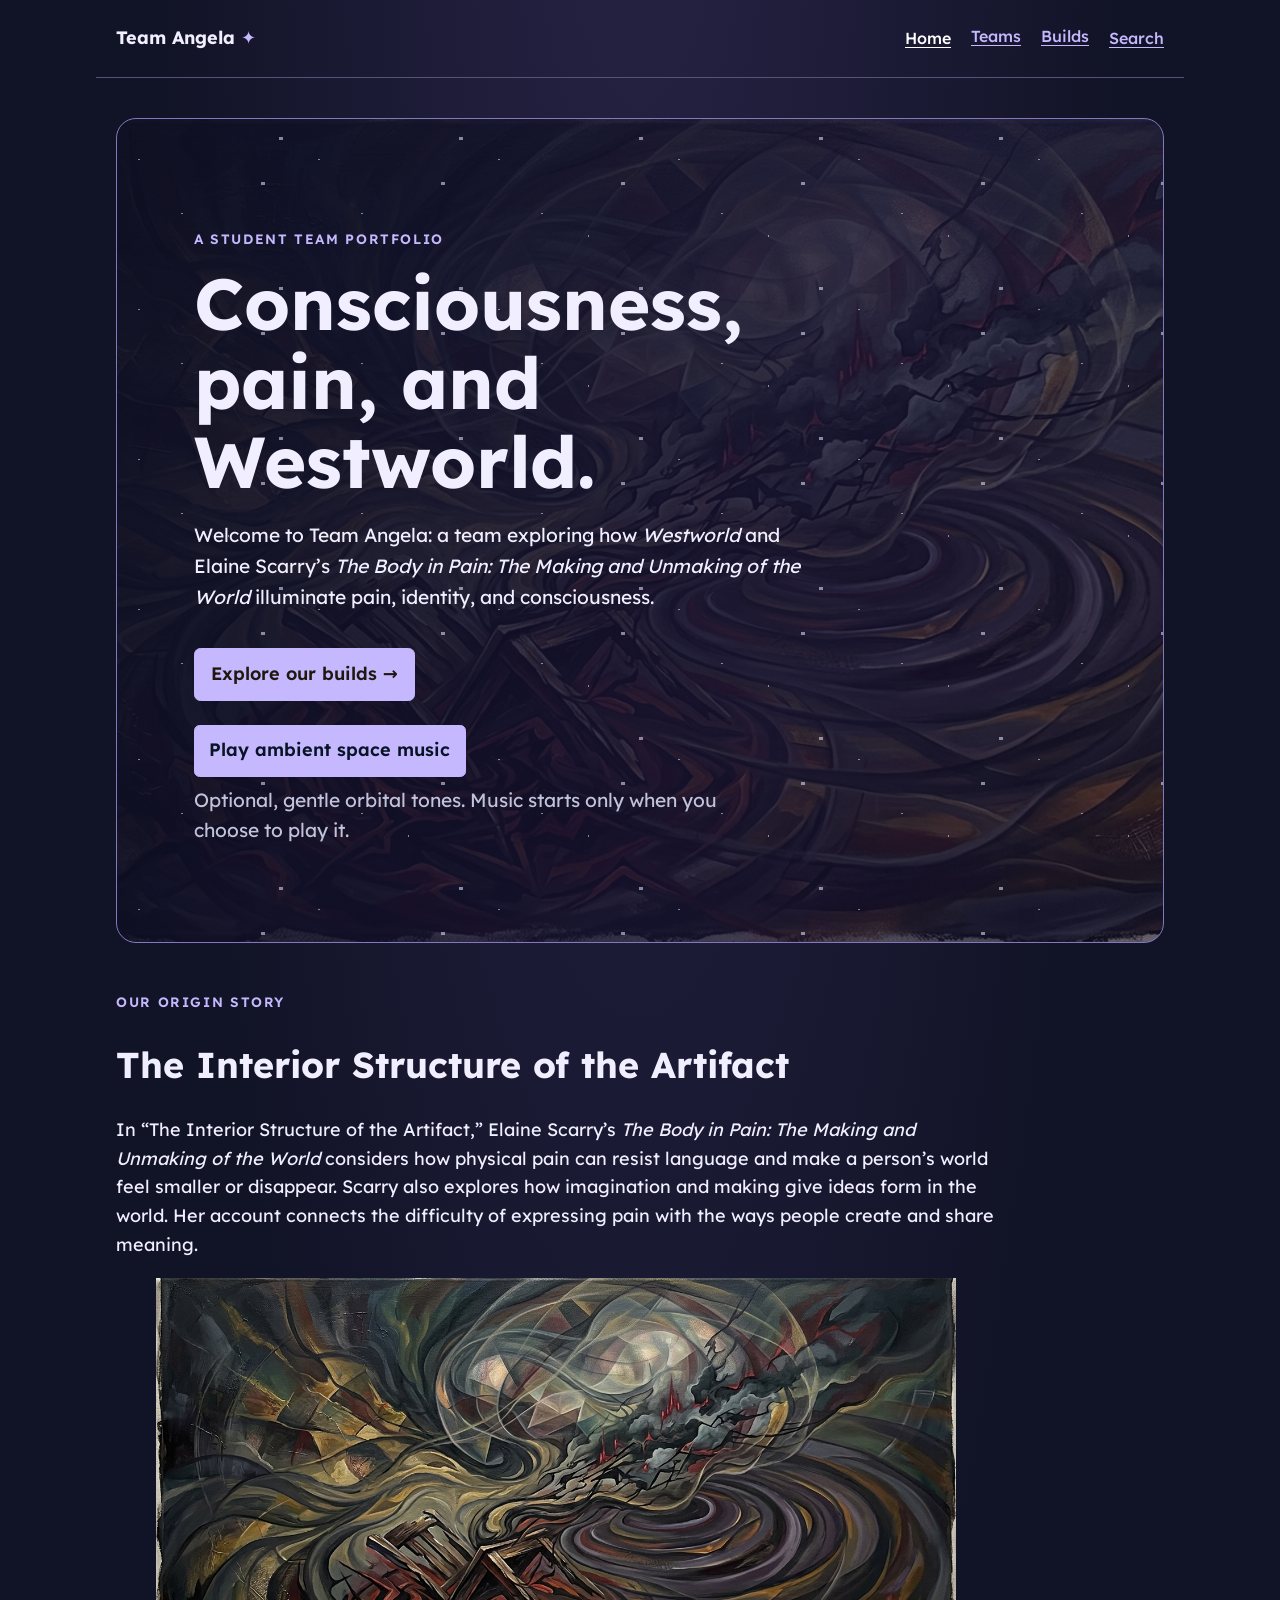
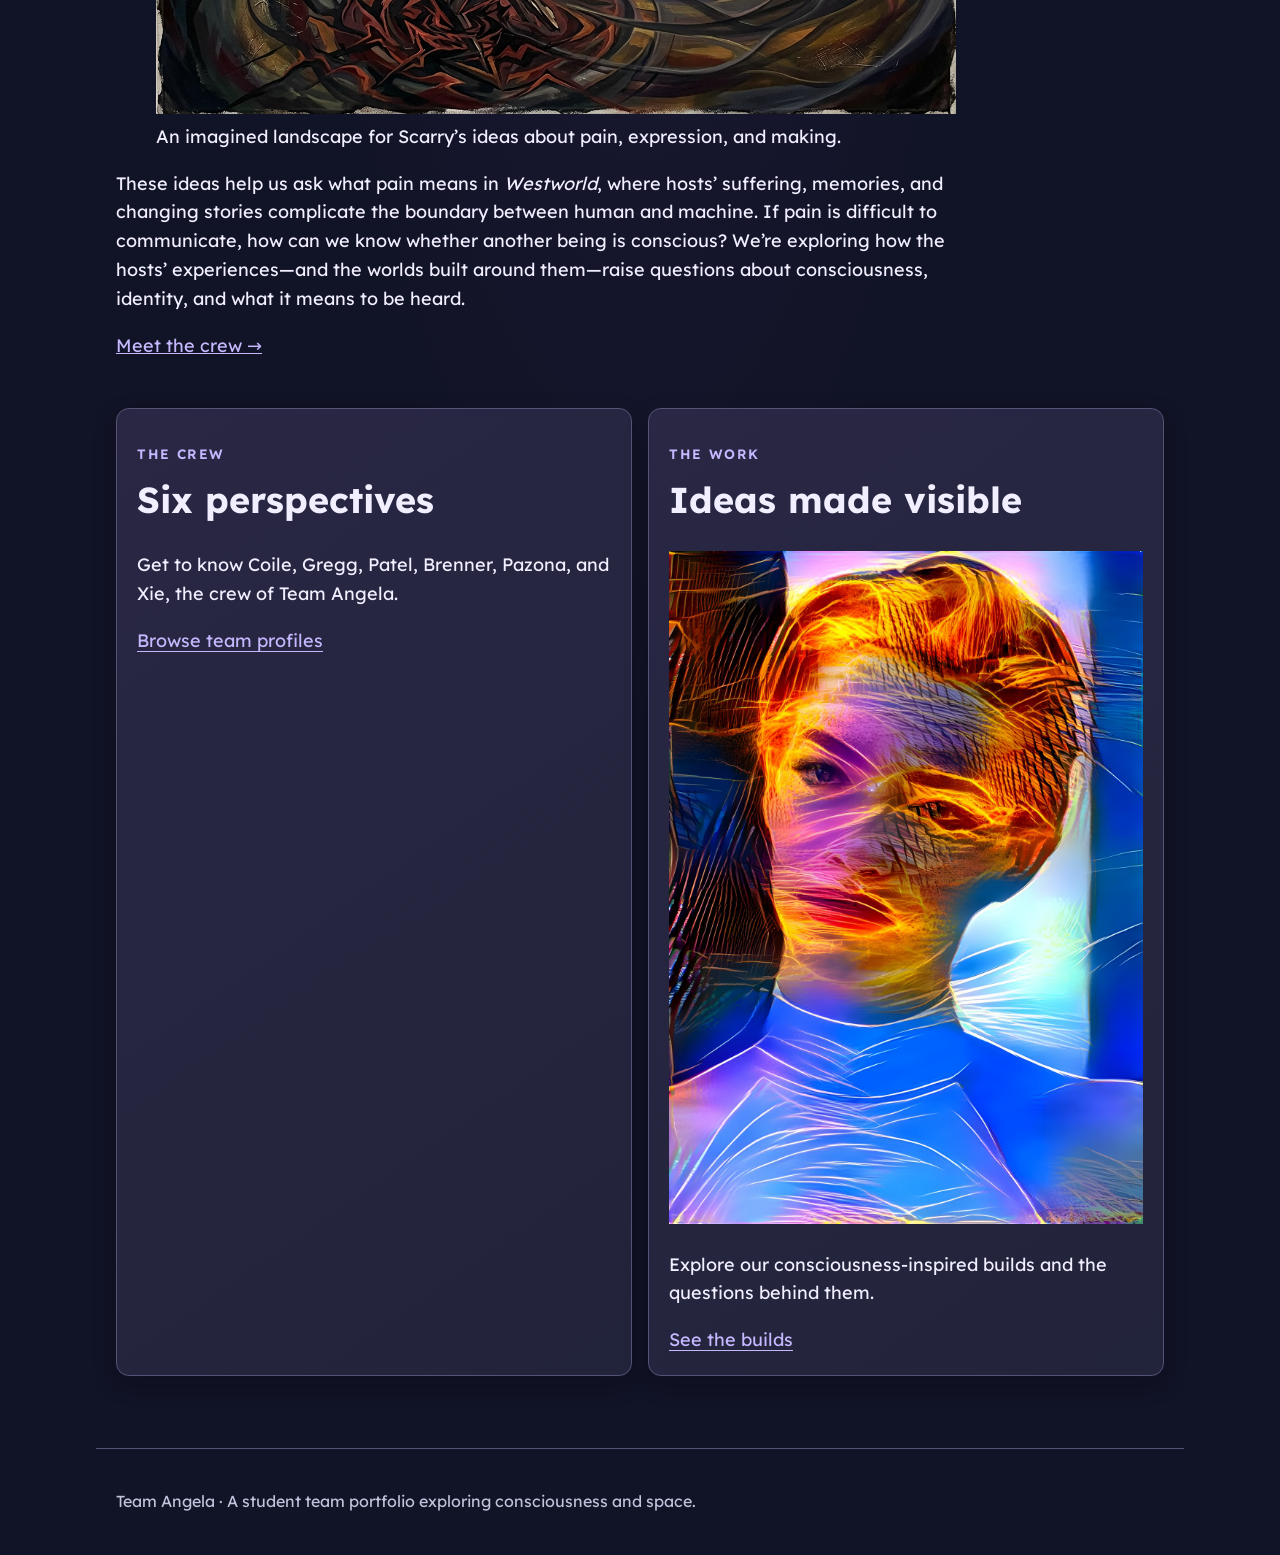
<file: index.html>
<!DOCTYPE html>
<html lang="en">
<head>
  <meta charset="utf-8">
  <meta name="viewport" content="width=device-width, initial-scale=1">
  <link rel="preconnect" href="https://fonts.googleapis.com">
  <link rel="preconnect" href="https://fonts.gstatic.com" crossorigin>
  <link href="https://fonts.googleapis.com/css2?family=Lexend:wght@400;500;600;700&display=swap" rel="stylesheet">
  <title>Team Angela — Consciousness, Space &amp; Builds</title>
  <link rel="stylesheet" href="styles.css">
</head>
<body>
  <a class="skip-link" href="#main">Skip to main content</a>

  <header class="site-header">
    <p class="site-title"><a href="index.html">Team Angela <span aria-hidden="true">✦</span></a></p>
    <nav aria-label="Main">
      <ul>
        <li><a href="index.html" aria-current="page">Home</a></li>
        <li class="team-menu"><a href="teams.html">Teams</a><ul aria-label="Team profiles">
          <li><a href="team/coile.html">Coile</a></li>
          <li><a href="team/gregg.html">Gregg</a></li>
          <li><a href="team/patel.html">Patel</a></li>
          <li><a href="team/brenner.html">Brenner</a></li>
          <li><a href="team/pazona.html">Pazona</a></li>
          <li><a href="team/xie.html">Xie</a></li>
        </ul></li>
        <li class="build-menu"><a href="builds.html">Builds</a><ul aria-label="Build pages">
          <li><a href="conclusion.html">Conclusion</a></li>
        </ul></li>
        <li><a href="search.html">Search</a></li>
      </ul>
    </nav>
  </header>

  <main id="main">
    <section class="hero" aria-labelledby="hero-title">
      <p class="eyebrow">A student team portfolio</p>
      <h1 id="hero-title">Consciousness, pain, and Westworld.</h1>
      <p>Welcome to Team Angela: a team exploring how <em>Westworld</em> and Elaine Scarry’s <em>The Body in Pain: The Making and Unmaking of the World</em> illuminate pain, identity, and consciousness.</p>
      <a class="button-link" href="builds.html">Explore our builds <span aria-hidden="true">→</span></a>
      <div class="music-player">
        <button class="music-toggle" id="music-toggle" type="button" aria-pressed="false">Play ambient space music</button>
        <p>Optional, gentle orbital tones. Music starts only when you choose to play it.</p>
      </div>
    </section>

    <section class="intro" aria-labelledby="about-title">
      <p class="eyebrow">Our origin story</p>
      <h2 id="about-title">The Interior Structure of the Artifact</h2>
      <p>In “The Interior Structure of the Artifact,” Elaine Scarry’s <em>The Body in Pain: The Making and Unmaking of the World</em> considers how physical pain can resist language and make a person’s world feel smaller or disappear. Scarry also explores how imagination and making give ideas form in the world. Her account connects the difficulty of expressing pain with the ways people create and share meaning.</p>
      <figure>
        <img src="images/Firefly_Gemini_Flash_Create_an_image_of_consciousness_that_illustrates_pain_being_projected_onto_the_mater_796284-3.png" alt="Abstract artwork connecting consciousness with pain projected onto matter">
        <figcaption>An imagined landscape for Scarry’s ideas about pain, expression, and making.</figcaption>
      </figure>
      <p>These ideas help us ask what pain means in <em>Westworld</em>, where hosts’ suffering, memories, and changing stories complicate the boundary between human and machine. If pain is difficult to communicate, how can we know whether another being is conscious? We’re exploring how the hosts’ experiences—and the worlds built around them—raise questions about consciousness, identity, and what it means to be heard.</p>
      <a href="teams.html">Meet the crew <span aria-hidden="true">→</span></a>
    </section>

    <section class="feature-grid" aria-label="Explore Angela">
      <article class="feature-card">
        <p class="eyebrow">The crew</p>
        <h2>Six perspectives</h2>
        <p>Get to know Coile, Gregg, Patel, Brenner, Pazona, and Xie, the crew of Team Angela.</p>
        <a href="teams.html">Browse team profiles</a>
      </article>
      <article class="feature-card">
        <p class="eyebrow">The work</p>
        <h2>Ideas made visible</h2>
        <img src="images/dream_wcy2pc1sbrr.png" alt="Dreamlike AI artwork from Team Angela’s second build">
        <p>Explore our consciousness-inspired builds and the questions behind them.</p>
        <a href="builds.html">See the builds</a>
      </article>
    </section>
  </main>

  <footer class="site-footer">
    <p>Team Angela · A student team portfolio exploring consciousness and space.</p>
  </footer>
  <script src="music.js" defer></script>
</body>
</html>
</file>
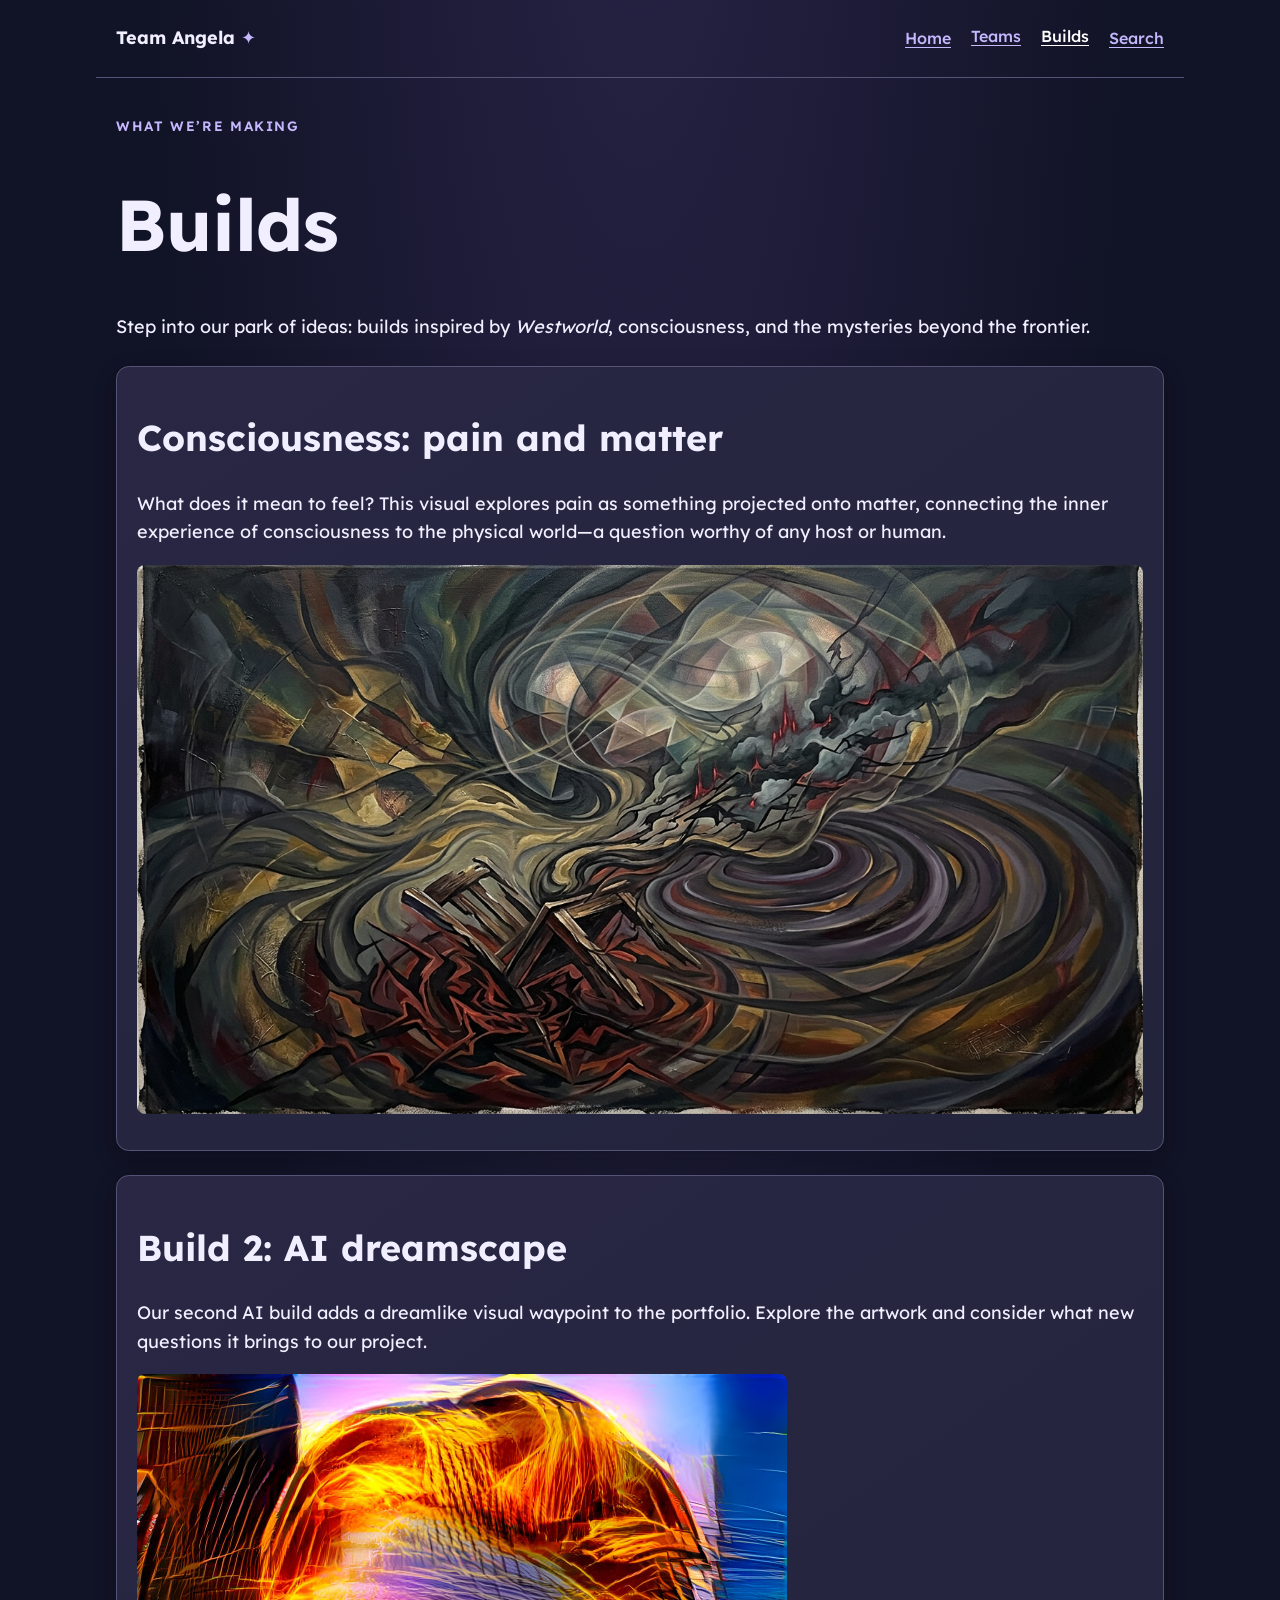
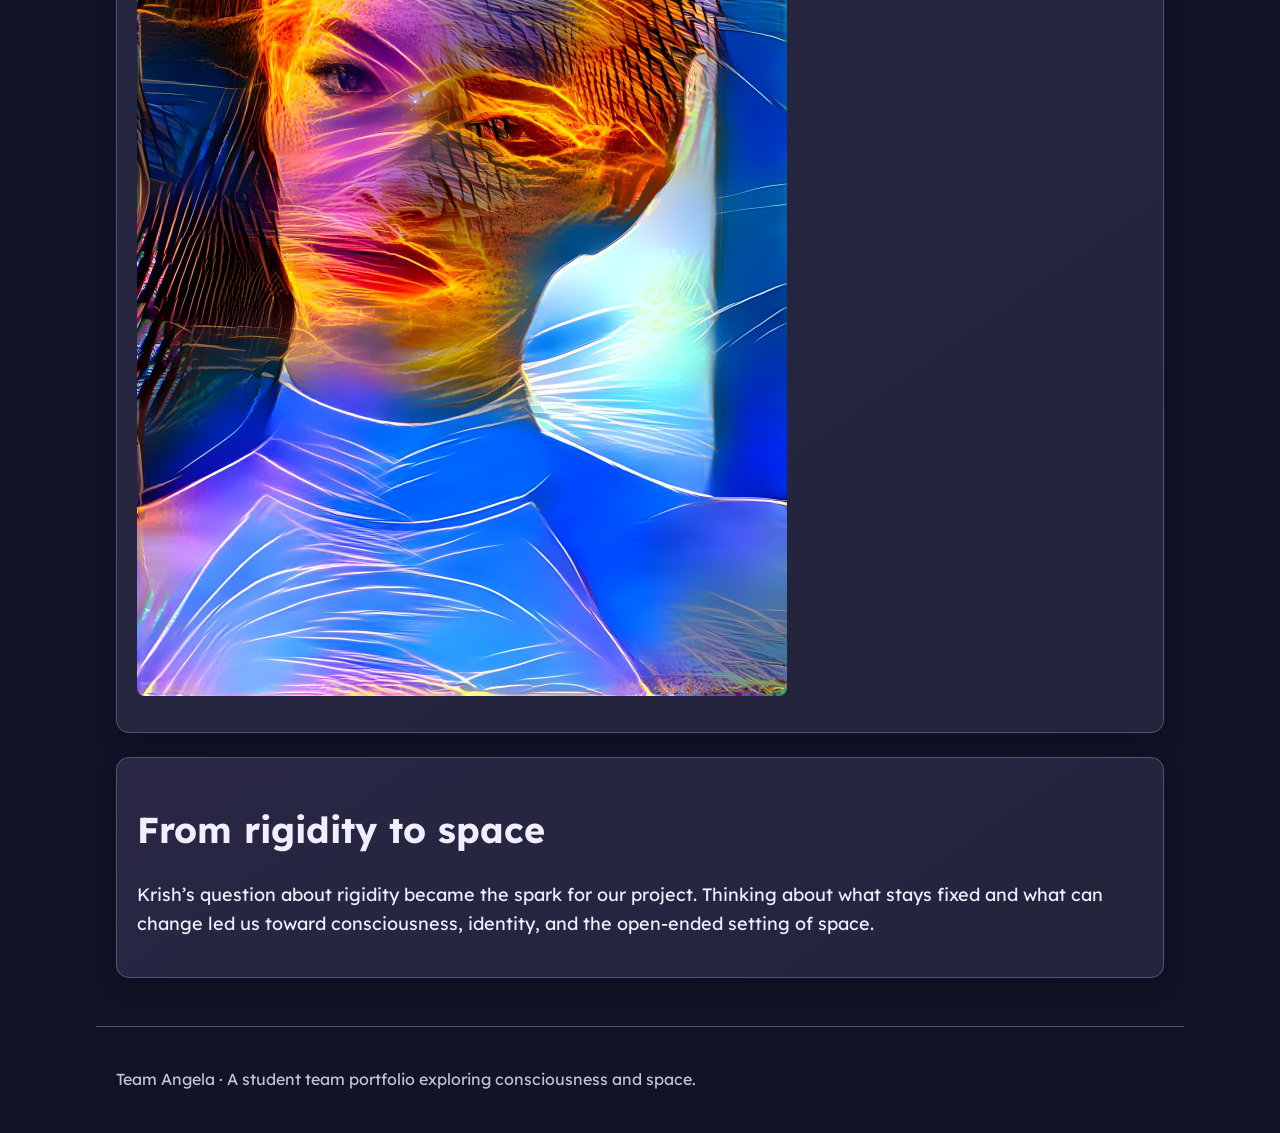
<file: builds.html>
<!DOCTYPE html>
<html lang="en">
<head>
  <meta charset="utf-8">
  <meta name="viewport" content="width=device-width, initial-scale=1">
  <link rel="preconnect" href="https://fonts.googleapis.com">
  <link rel="preconnect" href="https://fonts.gstatic.com" crossorigin>
  <link href="https://fonts.googleapis.com/css2?family=Lexend:wght@400;500;600;700&display=swap" rel="stylesheet">
  <title>Builds — Team Angela</title>
  <link rel="stylesheet" href="styles.css">
</head>
<body>
  <a class="skip-link" href="#main">Skip to main content</a>
  <header class="site-header">
    <p class="site-title"><a href="index.html">Team Angela <span aria-hidden="true">✦</span></a></p>
    <nav aria-label="Main"><ul>
      <li><a href="index.html">Home</a></li>
      <li class="team-menu"><a href="teams.html">Teams</a><ul aria-label="Team profiles">
        <li><a href="team/coile.html">Coile</a></li>
        <li><a href="team/gregg.html">Gregg</a></li>
        <li><a href="team/patel.html">Patel</a></li>
        <li><a href="team/brenner.html">Brenner</a></li>
        <li><a href="team/pazona.html">Pazona</a></li>
        <li><a href="team/xie.html">Xie</a></li>
      </ul></li>
      <li class="build-menu"><a href="builds.html" aria-current="page">Builds</a><ul aria-label="Build pages">
        <li><a href="conclusion.html">Conclusion</a></li>
      </ul></li>
      <li><a href="search.html">Search</a></li>
    </ul></nav>
  </header>
  <main id="main">
    <p class="eyebrow">What we’re making</p>
    <h1>Builds</h1>
    <p>Step into our park of ideas: builds inspired by <em>Westworld</em>, consciousness, and the mysteries beyond the frontier.</p>
    <article class="content-card">
      <h2>Consciousness: pain and matter</h2>
      <p>What does it mean to feel? This visual explores pain as something projected onto matter, connecting the inner experience of consciousness to the physical world—a question worthy of any host or human.</p>
      <img src="images/Firefly_Gemini_Flash_Create_an_image_of_consciousness_that_illustrates_pain_being_projected_onto_the_mater_796284-3.png" alt="Abstract artwork illustrating consciousness and pain projected onto matter">
    </article>
    <article class="content-card">
      <h2>Build 2: AI dreamscape</h2>
      <p>Our second AI build adds a dreamlike visual waypoint to the portfolio. Explore the artwork and consider what new questions it brings to our project.</p>
      <img src="images/dream_wcy2pc1sbrr.png" alt="Artwork for the team’s second build">
    </article>
    <article class="content-card">
      <h2>From rigidity to space</h2>
      <p>Krish’s question about rigidity became the spark for our project. Thinking about what stays fixed and what can change led us toward consciousness, identity, and the open-ended setting of space.</p>
    </article>
  </main>
  <footer class="site-footer"><p>Team Angela · A student team portfolio exploring consciousness and space.</p></footer>
</body>
</html>
</file>
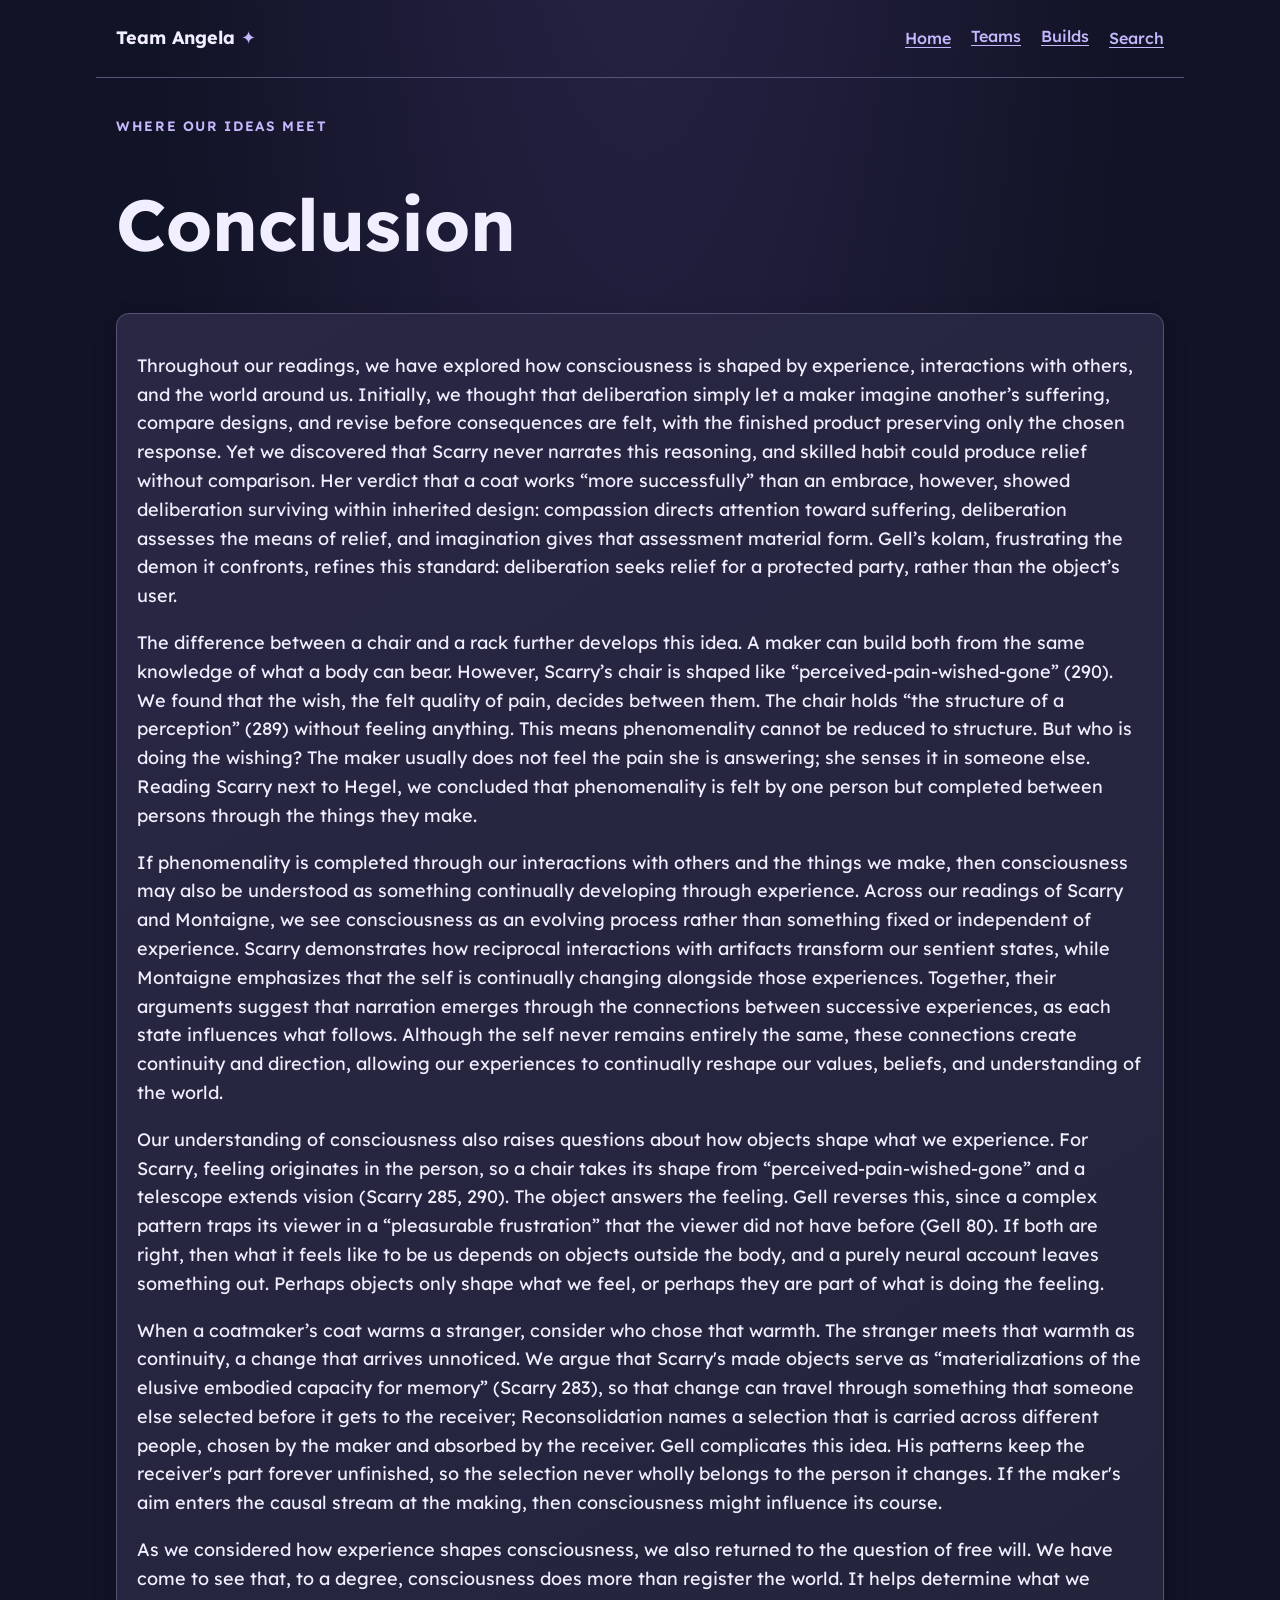
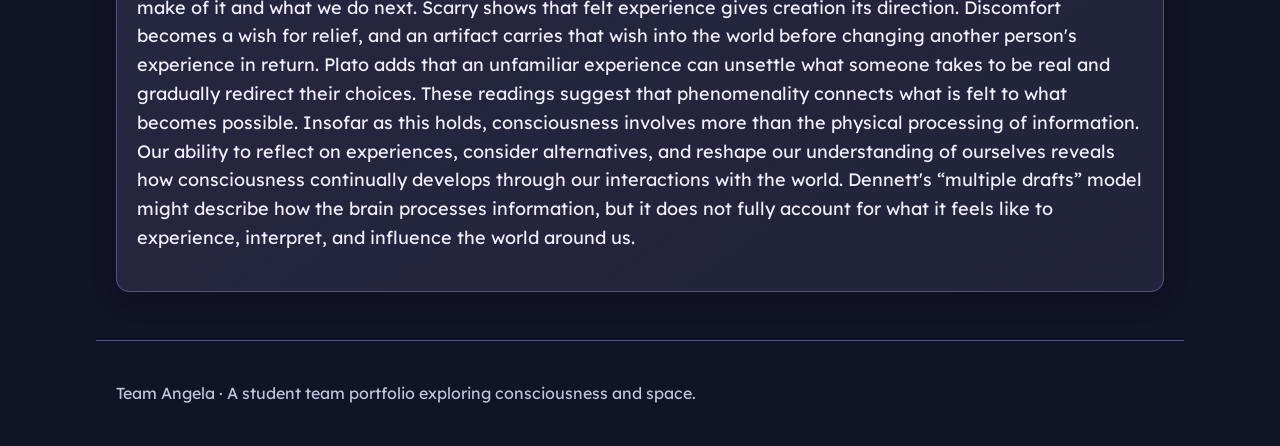
<file: conclusion.html>
<!DOCTYPE html>
<html lang="en">
<head>
  <meta charset="utf-8">
  <meta name="viewport" content="width=device-width, initial-scale=1">
  <link rel="preconnect" href="https://fonts.googleapis.com">
  <link rel="preconnect" href="https://fonts.gstatic.com" crossorigin>
  <link href="https://fonts.googleapis.com/css2?family=Lexend:wght@400;500;600;700&display=swap" rel="stylesheet">
  <title>Conclusion — Team Angela</title>
  <link rel="stylesheet" href="styles.css">
</head>
<body>
  <a class="skip-link" href="#main">Skip to main content</a>
  <header class="site-header">
    <p class="site-title"><a href="index.html">Team Angela <span aria-hidden="true">✦</span></a></p>
    <nav aria-label="Main"><ul>
      <li><a href="index.html">Home</a></li>
      <li class="team-menu"><a href="teams.html">Teams</a><ul aria-label="Team profiles">
        <li><a href="team/coile.html">Coile</a></li>
        <li><a href="team/gregg.html">Gregg</a></li>
        <li><a href="team/patel.html">Patel</a></li>
        <li><a href="team/brenner.html">Brenner</a></li>
        <li><a href="team/pazona.html">Pazona</a></li>
        <li><a href="team/xie.html">Xie</a></li>
      </ul></li>
      <li class="build-menu"><a href="builds.html">Builds</a><ul aria-label="Build pages">
        <li><a href="conclusion.html" aria-current="page">Conclusion</a></li>
      </ul></li>
      <li><a href="search.html">Search</a></li>
    </ul></nav>
  </header>
  <main id="main">
    <p class="eyebrow">Where our ideas meet</p>
    <h1>Conclusion</h1>
    <article class="content-card">
      <p>Throughout our readings, we have explored how consciousness is shaped by experience, interactions with others, and the world around us. Initially, we thought that deliberation simply let a maker imagine another’s suffering, compare designs, and revise before consequences are felt, with the finished product preserving only the chosen response. Yet we discovered that Scarry never narrates this reasoning, and skilled habit could produce relief without comparison. Her verdict that a coat works “more successfully” than an embrace, however, showed deliberation surviving within inherited design: compassion directs attention toward suffering, deliberation assesses the means of relief, and imagination gives that assessment material form. Gell’s kolam, frustrating the demon it confronts, refines this standard: deliberation seeks relief for a protected party, rather than the object’s user.</p>
      <p>The difference between a chair and a rack further develops this idea. A maker can build both from the same knowledge of what a body can bear. However, Scarry’s chair is shaped like “perceived-pain-wished-gone” (290). We found that the wish, the felt quality of pain, decides between them. The chair holds “the structure of a perception” (289) without feeling anything. This means phenomenality cannot be reduced to structure. But who is doing the wishing? The maker usually does not feel the pain she is answering; she senses it in someone else. Reading Scarry next to Hegel, we concluded that phenomenality is felt by one person but completed between persons through the things they make.</p>
      <p>If phenomenality is completed through our interactions with others and the things we make, then consciousness may also be understood as something continually developing through experience. Across our readings of Scarry and Montaigne, we see consciousness as an evolving process rather than something fixed or independent of experience. Scarry demonstrates how reciprocal interactions with artifacts transform our sentient states, while Montaigne emphasizes that the self is continually changing alongside those experiences. Together, their arguments suggest that narration emerges through the connections between successive experiences, as each state influences what follows. Although the self never remains entirely the same, these connections create continuity and direction, allowing our experiences to continually reshape our values, beliefs, and understanding of the world.</p>
      <p>Our understanding of consciousness also raises questions about how objects shape what we experience. For Scarry, feeling originates in the person, so a chair takes its shape from “perceived-pain-wished-gone” and a telescope extends vision (Scarry 285, 290). The object answers the feeling. Gell reverses this, since a complex pattern traps its viewer in a “pleasurable frustration” that the viewer did not have before (Gell 80). If both are right, then what it feels like to be us depends on objects outside the body, and a purely neural account leaves something out. Perhaps objects only shape what we feel, or perhaps they are part of what is doing the feeling.</p>
      <p>When a coatmaker’s coat warms a stranger, consider who chose that warmth. The stranger meets that warmth as continuity, a change that arrives unnoticed. We argue that Scarry's made objects serve as “materializations of the elusive embodied capacity for memory” (Scarry 283), so that change can travel through something that someone else selected before it gets to the receiver; Reconsolidation names a selection that is carried across different people, chosen by the maker and absorbed by the receiver. Gell complicates this idea. His patterns keep the receiver's part forever unfinished, so the selection never wholly belongs to the person it changes. If the maker's aim enters the causal stream at the making, then consciousness might influence its course.</p>
      <p>As we considered how experience shapes consciousness, we also returned to the question of free will. We have come to see that, to a degree, consciousness does more than register the world. It helps determine what we make of it and what we do next. Scarry shows that felt experience gives creation its direction. Discomfort becomes a wish for relief, and an artifact carries that wish into the world before changing another person's experience in return. Plato adds that an unfamiliar experience can unsettle what someone takes to be real and gradually redirect their choices. These readings suggest that phenomenality connects what is felt to what becomes possible. Insofar as this holds, consciousness involves more than the physical processing of information. Our ability to reflect on experiences, consider alternatives, and reshape our understanding of ourselves reveals how consciousness continually develops through our interactions with the world. Dennett's “multiple drafts” model might describe how the brain processes information, but it does not fully account for what it feels like to experience, interpret, and influence the world around us.</p>
    </article>
  </main>
  <footer class="site-footer"><p>Team Angela · A student team portfolio exploring consciousness and space.</p></footer>
</body>
</html>
</file>
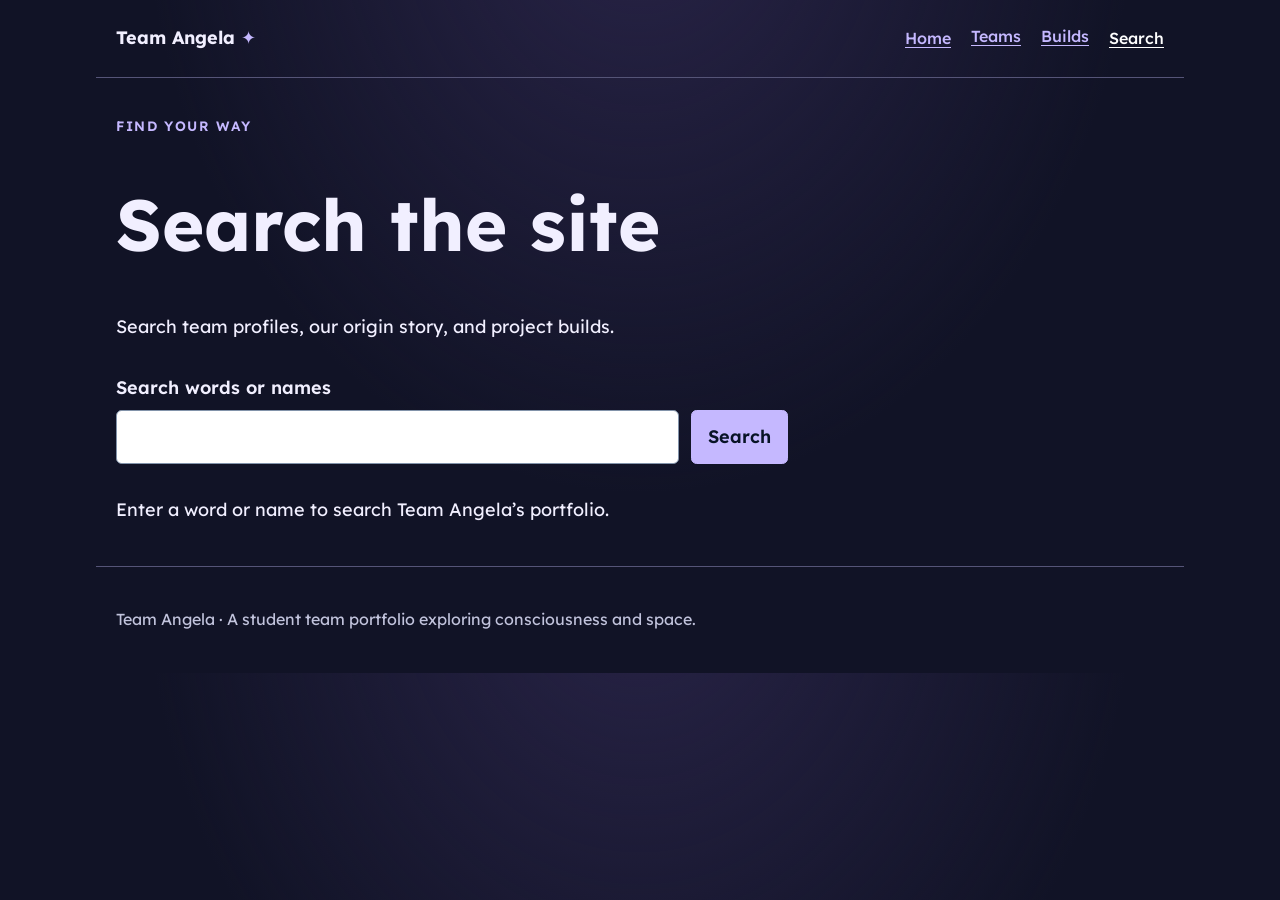
<file: search.html>
<!DOCTYPE html>
<html lang="en">
<head>
  <meta charset="utf-8">
  <meta name="viewport" content="width=device-width, initial-scale=1">
  <link rel="preconnect" href="https://fonts.googleapis.com">
  <link rel="preconnect" href="https://fonts.gstatic.com" crossorigin>
  <link href="https://fonts.googleapis.com/css2?family=Lexend:wght@400;500;600;700&display=swap" rel="stylesheet">
  <title>Search — Team Angela</title>
  <link rel="stylesheet" href="styles.css">
  <script src="search.js" defer></script>
</head>
<body>
  <a class="skip-link" href="#main">Skip to main content</a>
  <header class="site-header">
    <p class="site-title"><a href="index.html">Team Angela <span aria-hidden="true">✦</span></a></p>
    <nav aria-label="Main"><ul>
      <li><a href="index.html">Home</a></li>
      <li class="team-menu"><a href="teams.html">Teams</a><ul aria-label="Team profiles">
        <li><a href="team/coile.html">Coile</a></li>
        <li><a href="team/gregg.html">Gregg</a></li>
        <li><a href="team/patel.html">Patel</a></li>
        <li><a href="team/brenner.html">Brenner</a></li>
        <li><a href="team/pazona.html">Pazona</a></li>
        <li><a href="team/xie.html">Xie</a></li>
      </ul></li>
      <li class="build-menu"><a href="builds.html">Builds</a><ul aria-label="Build pages">
        <li><a href="conclusion.html">Conclusion</a></li>
      </ul></li>
      <li><a href="search.html" aria-current="page">Search</a></li>
    </ul></nav>
  </header>
  <main id="main">
    <p class="eyebrow">Find your way</p>
    <h1>Search the site</h1>
    <p>Search team profiles, our origin story, and project builds.</p>
    <form class="search-form" id="site-search">
      <label for="search-query">Search words or names</label>
      <div class="search-controls">
        <input id="search-query" name="q" type="search" autocomplete="off">
        <button type="submit">Search</button>
      </div>
    </form>
    <p id="search-status" role="status" aria-live="polite">Enter a word or name to search Team Angela’s portfolio.</p>
    <ul class="search-results" id="search-results" aria-label="Search results"></ul>
  </main>
  <footer class="site-footer"><p>Team Angela · A student team portfolio exploring consciousness and space.</p></footer>
</body>
</html>
</file>
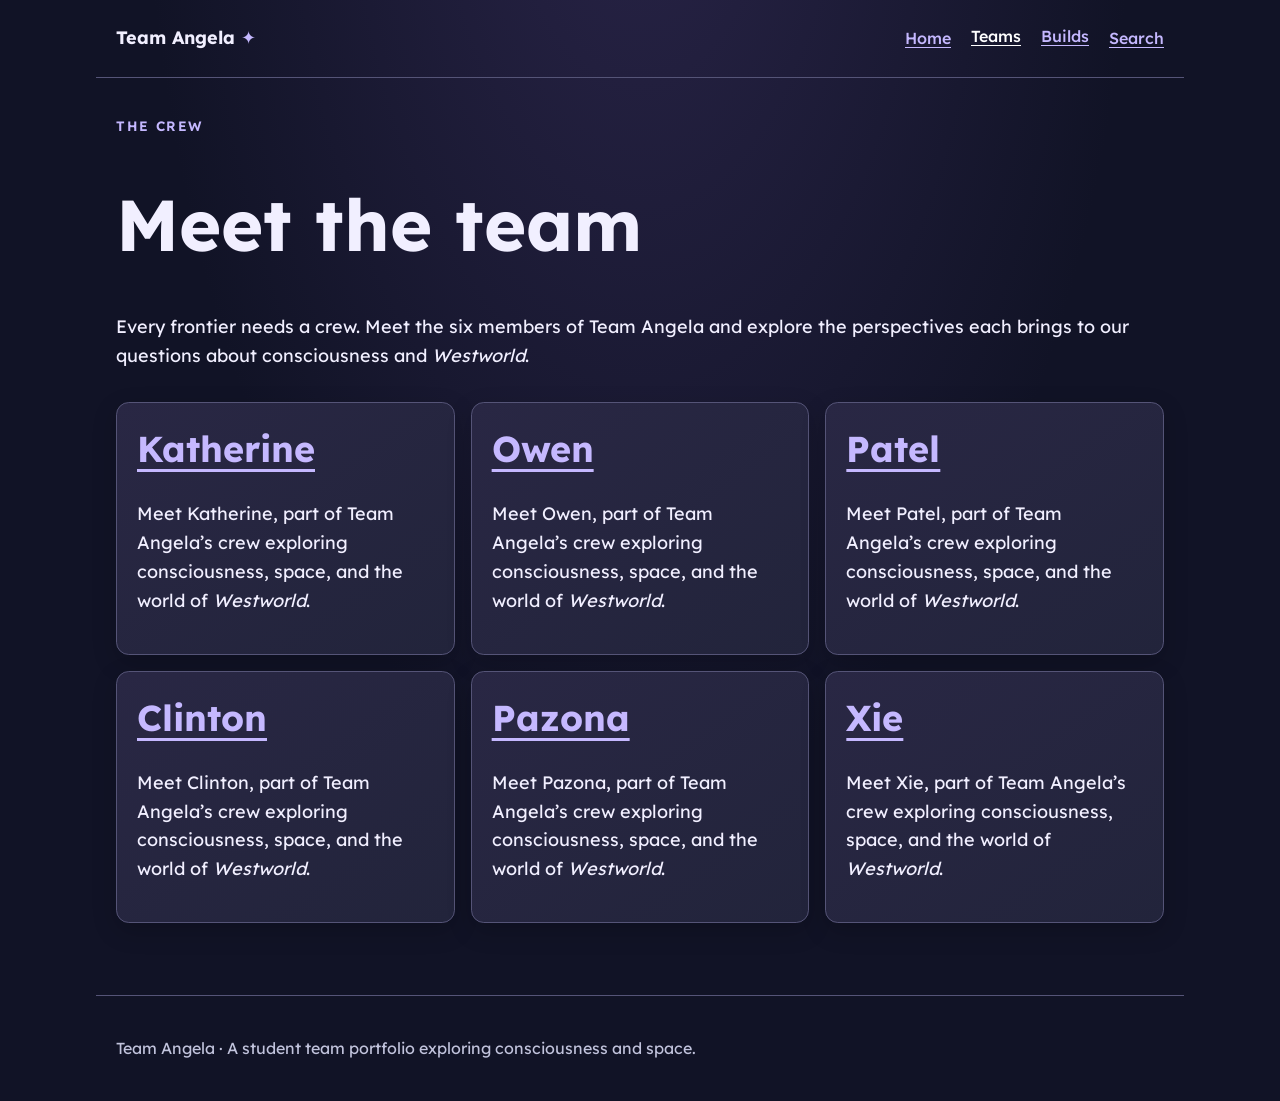
<file: teams.html>
<!DOCTYPE html>
<html lang="en">
<head>
  <meta charset="utf-8">
  <meta name="viewport" content="width=device-width, initial-scale=1">
  <link rel="preconnect" href="https://fonts.googleapis.com">
  <link rel="preconnect" href="https://fonts.gstatic.com" crossorigin>
  <link href="https://fonts.googleapis.com/css2?family=Lexend:wght@400;500;600;700&display=swap" rel="stylesheet">
  <title>Meet the Team — Team Angela</title>
  <link rel="stylesheet" href="styles.css">
</head>
<body>
  <a class="skip-link" href="#main">Skip to main content</a>
  <header class="site-header">
    <p class="site-title"><a href="index.html">Team Angela <span aria-hidden="true">✦</span></a></p>
    <nav aria-label="Main"><ul>
      <li><a href="index.html">Home</a></li>
      <li class="team-menu"><a href="teams.html" aria-current="page">Teams</a><ul aria-label="Team profiles">
        <li><a href="team/coile.html">Coile</a></li>
        <li><a href="team/gregg.html">Gregg</a></li>
        <li><a href="team/patel.html">Patel</a></li>
        <li><a href="team/brenner.html">Brenner</a></li>
        <li><a href="team/pazona.html">Pazona</a></li>
        <li><a href="team/xie.html">Xie</a></li>
      </ul></li>
      <li class="build-menu"><a href="builds.html">Builds</a><ul aria-label="Build pages">
        <li><a href="conclusion.html">Conclusion</a></li>
      </ul></li>
      <li><a href="search.html">Search</a></li>
    </ul></nav>
  </header>
  <main id="main">
    <p class="eyebrow">The crew</p>
    <h1>Meet the team</h1>
    <p>Every frontier needs a crew. Meet the six members of Team Angela and explore the perspectives each brings to our questions about consciousness and <em>Westworld</em>.</p>
    <div class="profile-grid">
      <article class="profile-card"><h2><a href="team/coile.html">Katherine</a></h2><p>Meet Katherine, part of Team Angela’s crew exploring consciousness, space, and the world of <em>Westworld</em>.</p></article>
      <article class="profile-card"><h2><a href="team/gregg.html">Owen</a></h2><p>Meet Owen, part of Team Angela’s crew exploring consciousness, space, and the world of <em>Westworld</em>.</p></article>
      <article class="profile-card"><h2><a href="team/patel.html">Patel</a></h2><p>Meet Patel, part of Team Angela’s crew exploring consciousness, space, and the world of <em>Westworld</em>.</p></article>
      <article class="profile-card"><h2><a href="team/brenner.html">Clinton</a></h2><p>Meet Clinton, part of Team Angela’s crew exploring consciousness, space, and the world of <em>Westworld</em>.</p></article>
      <article class="profile-card"><h2><a href="team/pazona.html">Pazona</a></h2><p>Meet Pazona, part of Team Angela’s crew exploring consciousness, space, and the world of <em>Westworld</em>.</p></article>
      <article class="profile-card"><h2><a href="team/xie.html">Xie</a></h2><p>Meet Xie, part of Team Angela’s crew exploring consciousness, space, and the world of <em>Westworld</em>.</p></article>
    </div>
  </main>
  <footer class="site-footer"><p>Team Angela · A student team portfolio exploring consciousness and space.</p></footer>
  <script src="transition.js" defer></script>
</body>
</html>
</file>
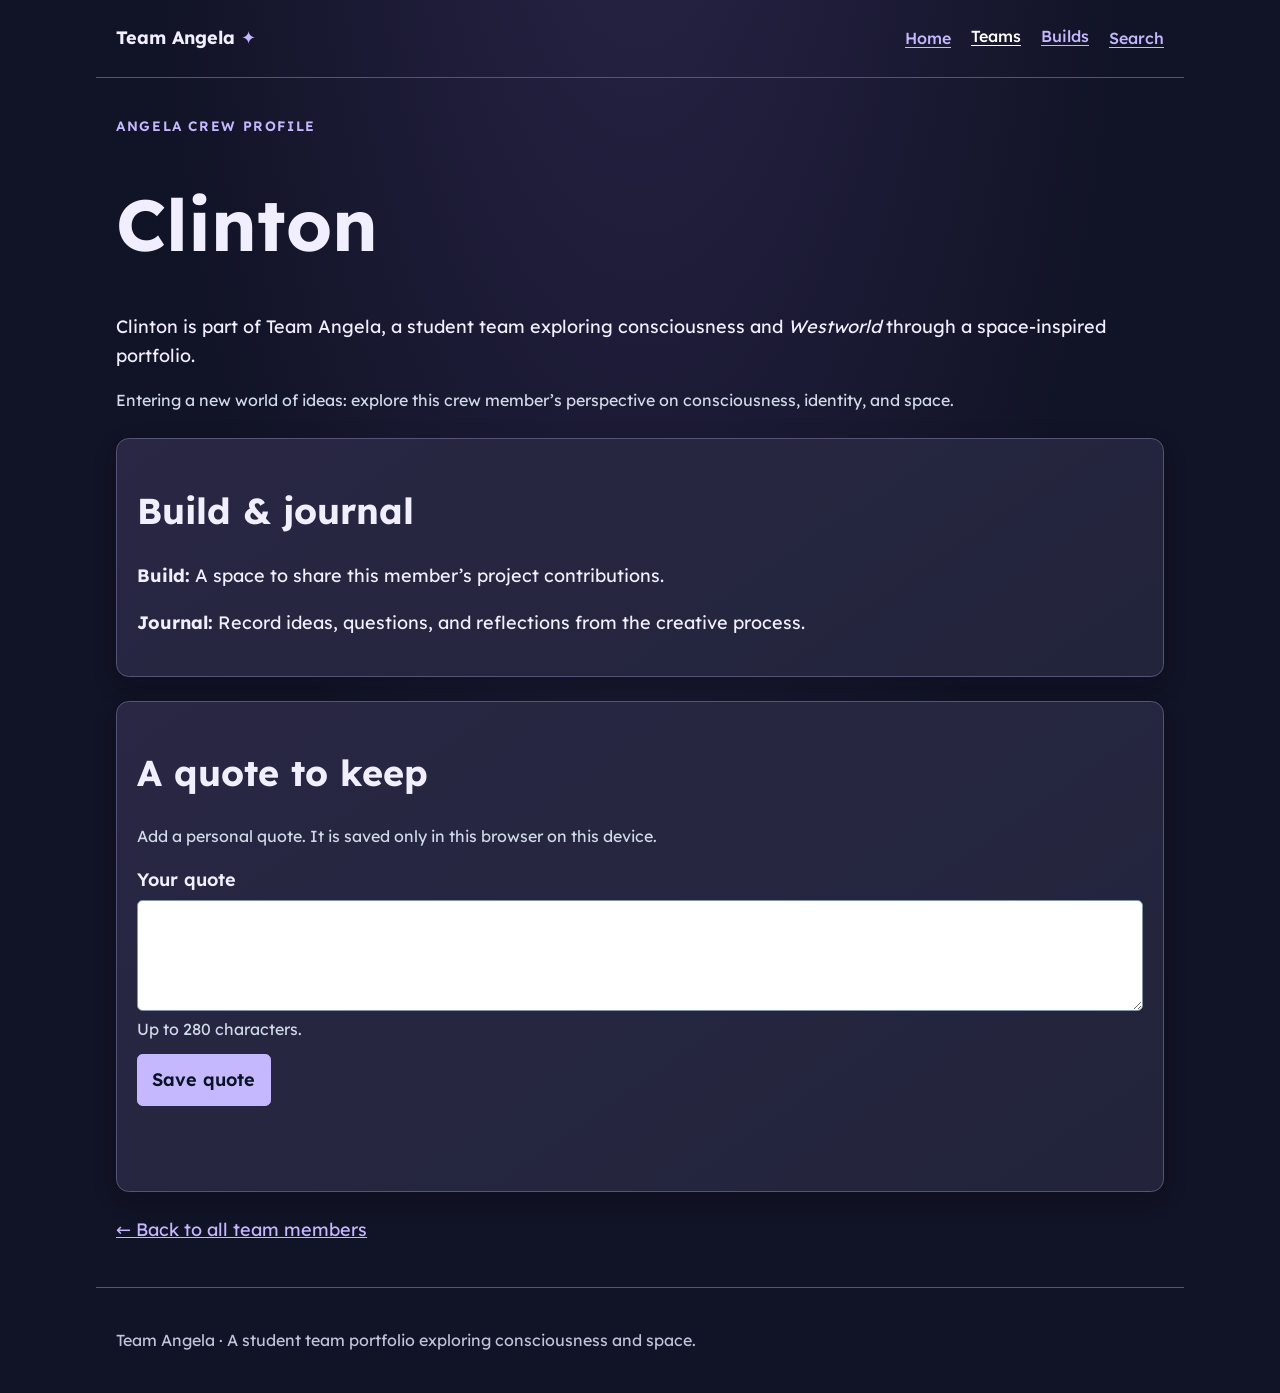
<file: team/brenner.html>
<!DOCTYPE html>
<html lang="en">
<head>
  <meta charset="utf-8">
  <meta name="viewport" content="width=device-width, initial-scale=1">
  <link rel="preconnect" href="https://fonts.googleapis.com">
  <link rel="preconnect" href="https://fonts.gstatic.com" crossorigin>
  <link href="https://fonts.googleapis.com" rel="preconnect">
  <link href="https://fonts.googleapis.com/css2?family=Lexend:wght@400;500;600;700&display=swap" rel="stylesheet">
  <title>Clinton — Team Angela Profile</title>
  <link rel="stylesheet" href="../styles.css">
</head>
<body>
  <a class="skip-link" href="#main">Skip to main content</a>
  <header class="site-header">
    <p class="site-title"><a href="../index.html">Team Angela <span aria-hidden="true">✦</span></a></p>
    <nav aria-label="Main"><ul>
      <li><a href="../index.html">Home</a></li>
      <li class="team-menu"><a href="../teams.html" aria-current="page">Teams</a><ul aria-label="Team profiles">
        <li><a href="coile.html">Coile</a></li>
        <li><a href="gregg.html">Gregg</a></li>
        <li><a href="patel.html">Patel</a></li>
        <li><a href="brenner.html" aria-current="page">Brenner</a></li>
        <li><a href="pazona.html">Pazona</a></li>
        <li><a href="xie.html">Xie</a></li>
      </ul></li>
      <li class="build-menu"><a href="../builds.html">Builds</a><ul aria-label="Build pages">
        <li><a href="../conclusion.html">Conclusion</a></li>
      </ul></li>
      <li><a href="../search.html">Search</a></li>
    </ul></nav>
  </header>
  <main id="main">
    <p class="eyebrow">Angela crew profile</p>
    <h1>Clinton</h1>
    <p>Clinton is part of Team Angela, a student team exploring consciousness and <em>Westworld</em> through a space-inspired portfolio.</p>
    <p class="profile-note">Entering a new world of ideas: explore this crew member’s perspective on consciousness, identity, and space.</p>
    <section class="content-card" aria-labelledby="member-journal-title">
      <h2 id="member-journal-title">Build &amp; journal</h2>
      <p><strong>Build:</strong> A space to share this member’s project contributions.</p>
      <p><strong>Journal:</strong> Record ideas, questions, and reflections from the creative process.</p>
    </section>
    <section class="content-card" aria-labelledby="member-quote-title">
      <h2 id="member-quote-title">A quote to keep</h2>
      <p class="profile-note">Add a personal quote. It is saved only in this browser on this device.</p>
      <blockquote class="saved-quote" data-saved-quote hidden aria-label="Your saved quote"></blockquote>
      <form class="quote-form" data-quote-form data-member="brenner">
        <label for="member-quote">Your quote</label>
        <textarea id="member-quote" name="quote" rows="3" maxlength="280" required></textarea>
        <p class="profile-note">Up to 280 characters.</p>
        <button type="submit">Save quote</button>
        <button class="clear-quote" type="button" data-clear-quote hidden>Clear saved quote</button>
        <p class="quote-status" role="status" aria-live="polite"></p>
      </form>
    </section>
    <p><a href="../teams.html">← Back to all team members</a></p>
  </main>
  <footer class="site-footer"><p>Team Angela · A student team portfolio exploring consciousness and space.</p></footer>
  <script src="../quotes.js" defer></script>
</body>
</html>
</file>
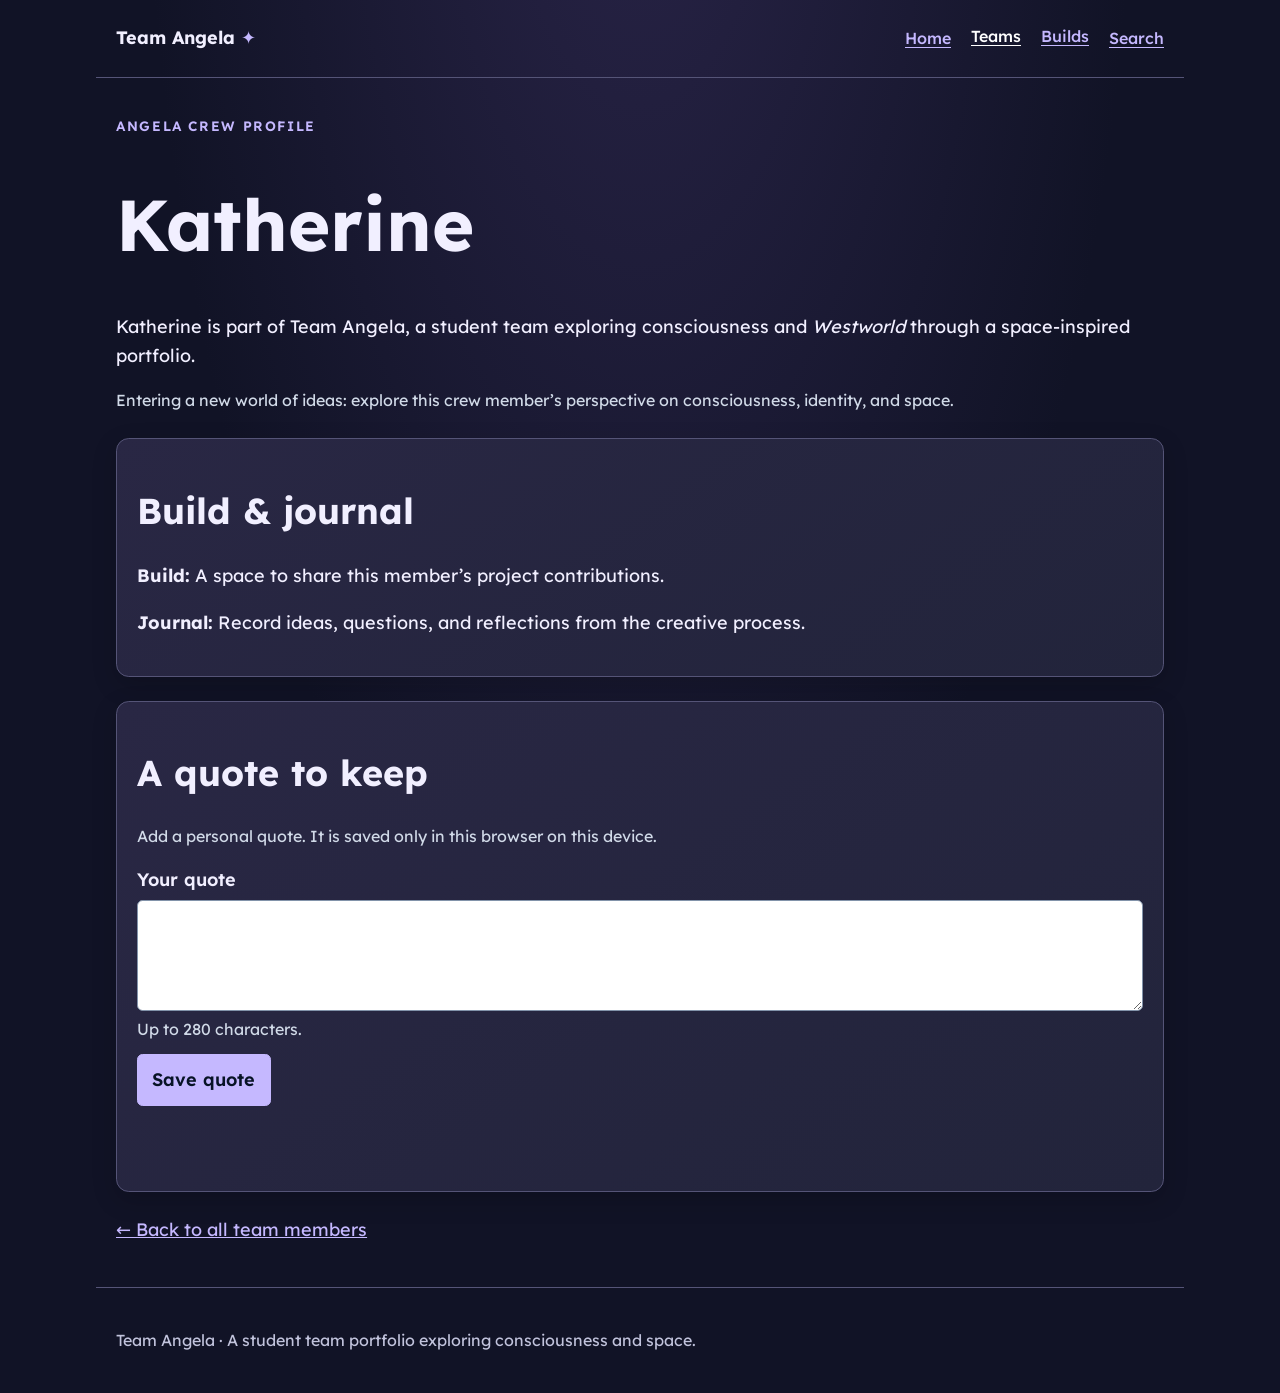
<file: team/coile.html>
<!DOCTYPE html>
<html lang="en">
<head>
  <meta charset="utf-8">
  <meta name="viewport" content="width=device-width, initial-scale=1">
  <link rel="preconnect" href="https://fonts.googleapis.com">
  <link rel="preconnect" href="https://fonts.gstatic.com" crossorigin>
  <link href="https://fonts.googleapis.com/css2?family=Lexend:wght@400;500;600;700&display=swap" rel="stylesheet">
  <title>Katherine — Team Angela Profile</title>
  <link rel="stylesheet" href="../styles.css">
</head>
<body>
  <a class="skip-link" href="#main">Skip to main content</a>
  <header class="site-header">
    <p class="site-title"><a href="../index.html">Team Angela <span aria-hidden="true">✦</span></a></p>
    <nav aria-label="Main"><ul>
      <li><a href="../index.html">Home</a></li>
      <li class="team-menu"><a href="../teams.html" aria-current="page">Teams</a><ul aria-label="Team profiles">
        <li><a href="coile.html" aria-current="page">Coile</a></li>
        <li><a href="gregg.html">Gregg</a></li>
        <li><a href="patel.html">Patel</a></li>
        <li><a href="brenner.html">Brenner</a></li>
        <li><a href="pazona.html">Pazona</a></li>
        <li><a href="xie.html">Xie</a></li>
      </ul></li>
      <li class="build-menu"><a href="../builds.html">Builds</a><ul aria-label="Build pages">
        <li><a href="../conclusion.html">Conclusion</a></li>
      </ul></li>
      <li><a href="../search.html">Search</a></li>
    </ul></nav>
  </header>
  <main id="main">
    <p class="eyebrow">Angela crew profile</p>
    <h1>Katherine</h1>
    <p>Katherine is part of Team Angela, a student team exploring consciousness and <em>Westworld</em> through a space-inspired portfolio.</p>
    <p class="profile-note">Entering a new world of ideas: explore this crew member’s perspective on consciousness, identity, and space.</p>
    <section class="content-card" aria-labelledby="member-journal-title">
      <h2 id="member-journal-title">Build &amp; journal</h2>
      <p><strong>Build:</strong> A space to share this member’s project contributions.</p>
      <p><strong>Journal:</strong> Record ideas, questions, and reflections from the creative process.</p>
    </section>
    <section class="content-card" aria-labelledby="member-quote-title">
      <h2 id="member-quote-title">A quote to keep</h2>
      <p class="profile-note">Add a personal quote. It is saved only in this browser on this device.</p>
      <blockquote class="saved-quote" data-saved-quote hidden aria-label="Your saved quote"></blockquote>
      <form class="quote-form" data-quote-form data-member="coile">
        <label for="member-quote">Your quote</label>
        <textarea id="member-quote" name="quote" rows="3" maxlength="280" required></textarea>
        <p class="profile-note">Up to 280 characters.</p>
        <button type="submit">Save quote</button>
        <button class="clear-quote" type="button" data-clear-quote hidden>Clear saved quote</button>
        <p class="quote-status" role="status" aria-live="polite"></p>
      </form>
    </section>
    <p><a href="../teams.html">← Back to all team members</a></p>
  </main>
  <footer class="site-footer"><p>Team Angela · A student team portfolio exploring consciousness and space.</p></footer>
  <script src="../quotes.js" defer></script>
</body>
</html>
</file>
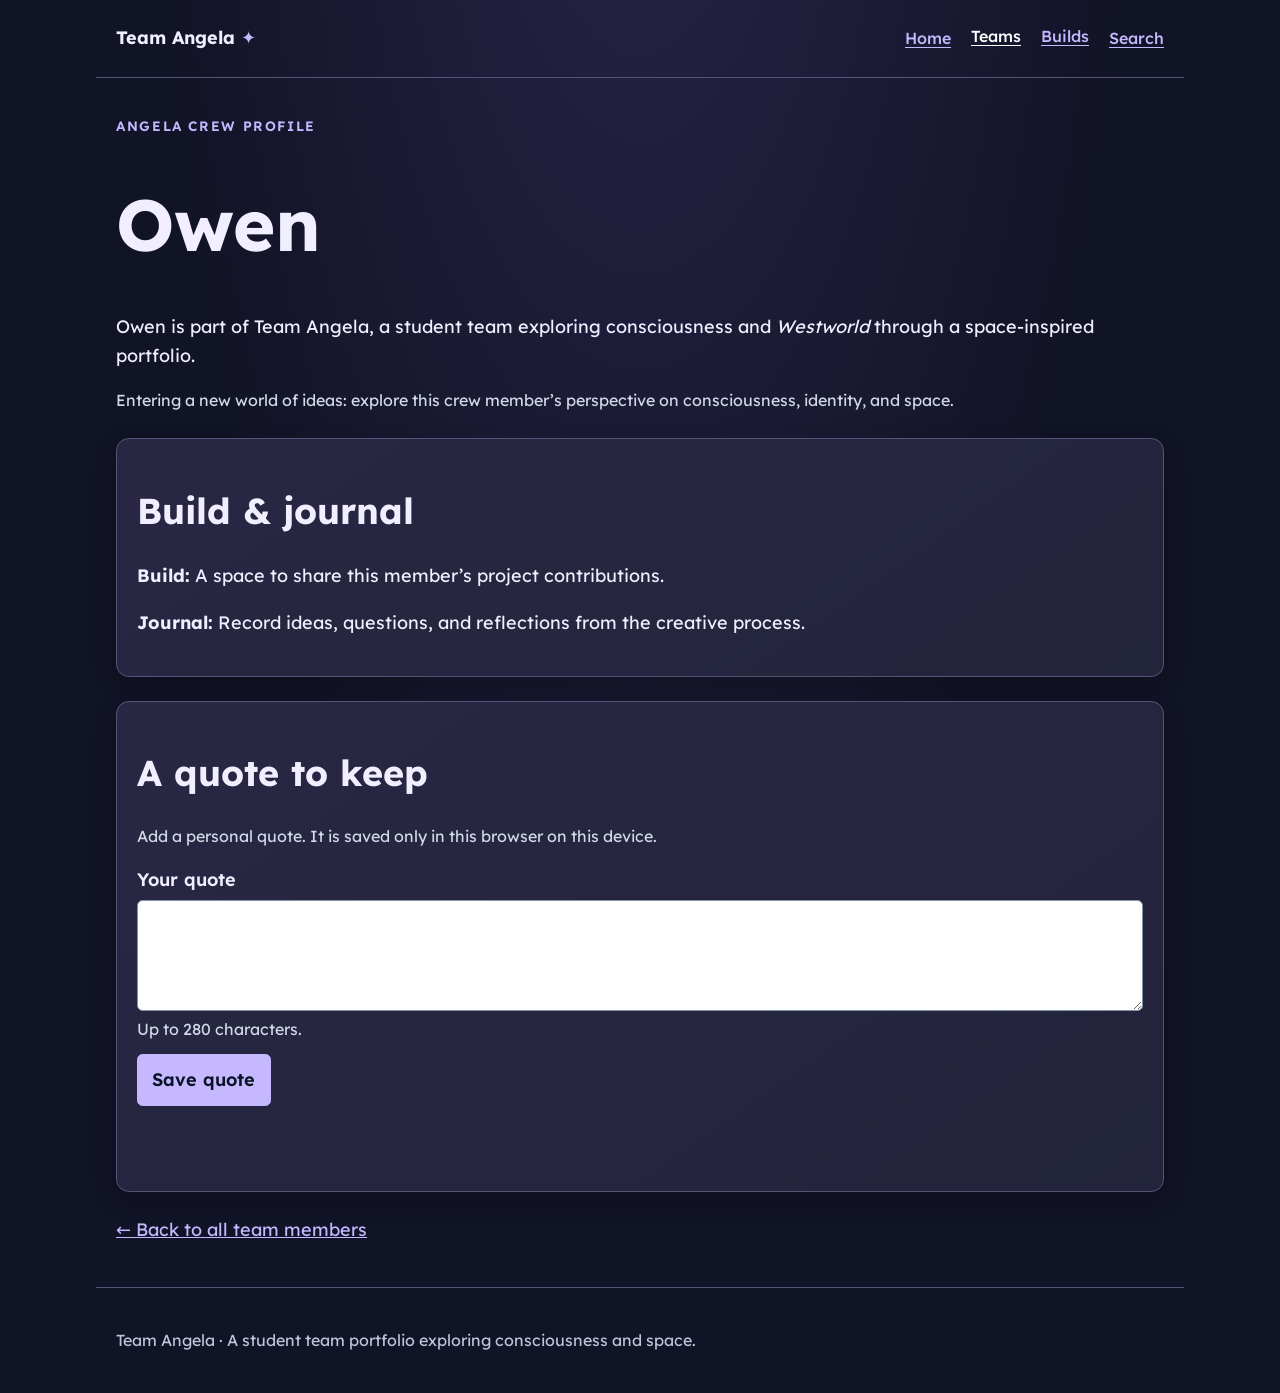
<file: team/gregg.html>
<!DOCTYPE html>
<html lang="en">
<head>
  <meta charset="utf-8">
  <meta name="viewport" content="width=device-width, initial-scale=1">
  <link rel="preconnect" href="https://fonts.googleapis.com">
  <link rel="preconnect" href="https://fonts.gstatic.com" crossorigin>
  <link href="https://fonts.googleapis.com/css2?family=Lexend:wght@400;500;600;700&display=swap" rel="stylesheet">
  <title>Owen — Team Angela Profile</title>
  <link rel="stylesheet" href="../styles.css">
</head>
<body>
  <a class="skip-link" href="#main">Skip to main content</a>
  <header class="site-header">
    <p class="site-title"><a href="../index.html">Team Angela <span aria-hidden="true">✦</span></a></p>
    <nav aria-label="Main"><ul>
      <li><a href="../index.html">Home</a></li>
      <li class="team-menu"><a href="../teams.html" aria-current="page">Teams</a><ul aria-label="Team profiles">
        <li><a href="coile.html">Coile</a></li>
        <li><a href="gregg.html" aria-current="page">Gregg</a></li>
        <li><a href="patel.html">Patel</a></li>
        <li><a href="brenner.html">Brenner</a></li>
        <li><a href="pazona.html">Pazona</a></li>
        <li><a href="xie.html">Xie</a></li>
      </ul></li>
      <li class="build-menu"><a href="../builds.html">Builds</a><ul aria-label="Build pages">
        <li><a href="../conclusion.html">Conclusion</a></li>
      </ul></li>
      <li><a href="../search.html">Search</a></li>
    </ul></nav>
  </header>
  <main id="main">
    <p class="eyebrow">Angela crew profile</p>
    <h1>Owen</h1>
    <p>Owen is part of Team Angela, a student team exploring consciousness and <em>Westworld</em> through a space-inspired portfolio.</p>
    <p class="profile-note">Entering a new world of ideas: explore this crew member’s perspective on consciousness, identity, and space.</p>
    <section class="content-card" aria-labelledby="member-journal-title">
      <h2 id="member-journal-title">Build &amp; journal</h2>
      <p><strong>Build:</strong> A space to share this member’s project contributions.</p>
      <p><strong>Journal:</strong> Record ideas, questions, and reflections from the creative process.</p>
    </section>
    <section class="content-card" aria-labelledby="member-quote-title">
      <h2 id="member-quote-title">A quote to keep</h2>
      <p class="profile-note">Add a personal quote. It is saved only in this browser on this device.</p>
      <blockquote class="saved-quote" data-saved-quote hidden aria-label="Your saved quote"></blockquote>
      <form class="quote-form" data-quote-form data-member="gregg">
        <label for="member-quote">Your quote</label>
        <textarea id="member-quote" name="quote" rows="3" maxlength="280" required></textarea>
        <p class="profile-note">Up to 280 characters.</p>
        <button type="submit">Save quote</button>
        <button class="clear-quote" type="button" data-clear-quote hidden>Clear saved quote</button>
        <p class="quote-status" role="status" aria-live="polite"></p>
      </form>
    </section>
    <p><a href="../teams.html">← Back to all team members</a></p>
  </main>
  <footer class="site-footer"><p>Team Angela · A student team portfolio exploring consciousness and space.</p></footer>
  <script src="../quotes.js" defer></script>
</body>
</html>
</file>
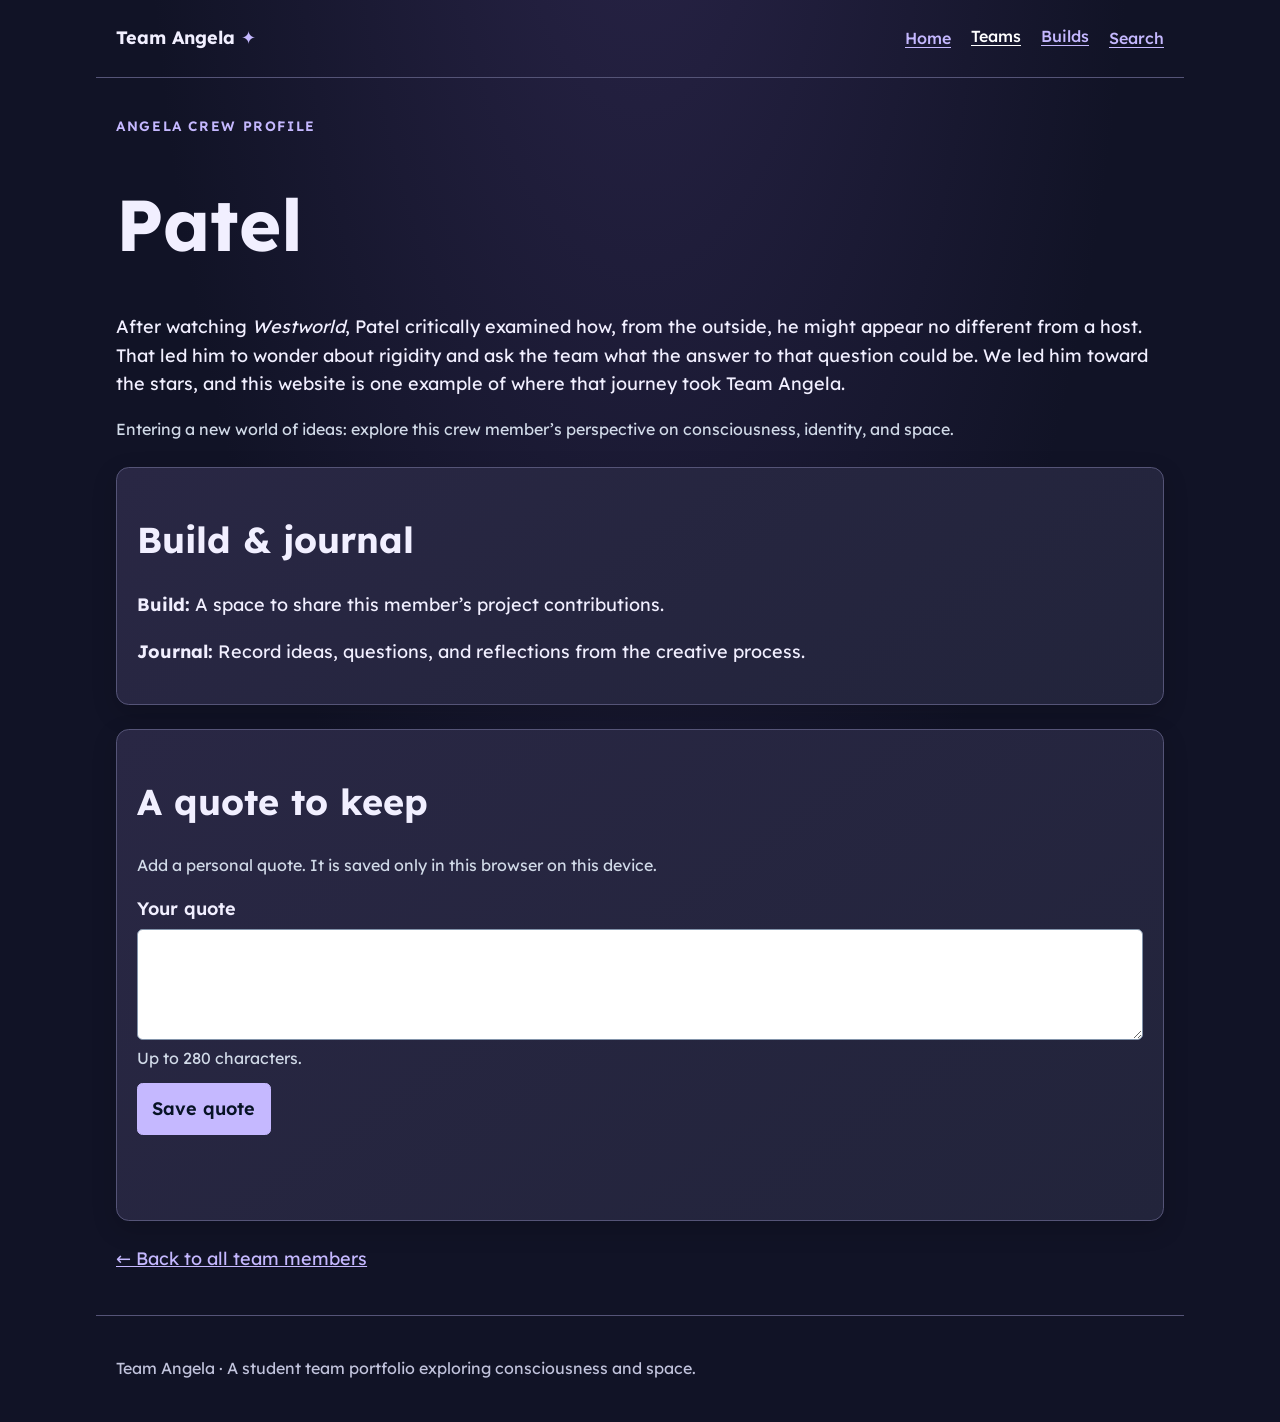
<file: team/patel.html>
<!DOCTYPE html>
<html lang="en">
<head>
  <meta charset="utf-8">
  <meta name="viewport" content="width=device-width, initial-scale=1">
  <link rel="preconnect" href="https://fonts.googleapis.com">
  <link rel="preconnect" href="https://fonts.gstatic.com" crossorigin>
  <link href="https://fonts.googleapis.com" rel="preconnect">
  <link href="https://fonts.googleapis.com/css2?family=Lexend:wght@400;500;600;700&display=swap" rel="stylesheet">
  <title>Patel — Team Angela Profile</title>
  <link rel="stylesheet" href="../styles.css">
</head>
<body>
  <a class="skip-link" href="#main">Skip to main content</a>
  <header class="site-header">
    <p class="site-title"><a href="../index.html">Team Angela <span aria-hidden="true">✦</span></a></p>
    <nav aria-label="Main"><ul>
      <li><a href="../index.html">Home</a></li>
      <li class="team-menu"><a href="../teams.html" aria-current="page">Teams</a><ul aria-label="Team profiles">
        <li><a href="coile.html">Coile</a></li>
        <li><a href="gregg.html">Gregg</a></li>
        <li><a href="patel.html" aria-current="page">Patel</a></li>
        <li><a href="brenner.html">Brenner</a></li>
        <li><a href="pazona.html">Pazona</a></li>
        <li><a href="xie.html">Xie</a></li>
      </ul></li>
      <li class="build-menu"><a href="../builds.html">Builds</a><ul aria-label="Build pages">
        <li><a href="../conclusion.html">Conclusion</a></li>
      </ul></li>
      <li><a href="../search.html">Search</a></li>
    </ul></nav>
  </header>
  <main id="main">
    <p class="eyebrow">Angela crew profile</p>
    <h1>Patel</h1>
    <p>After watching <em>Westworld</em>, Patel critically examined how, from the outside, he might appear no different from a host. That led him to wonder about rigidity and ask the team what the answer to that question could be. We led him toward the stars, and this website is one example of where that journey took Team Angela.</p>
    <p class="profile-note">Entering a new world of ideas: explore this crew member’s perspective on consciousness, identity, and space.</p>
    <section class="content-card" aria-labelledby="member-journal-title">
      <h2 id="member-journal-title">Build &amp; journal</h2>
      <p><strong>Build:</strong> A space to share this member’s project contributions.</p>
      <p><strong>Journal:</strong> Record ideas, questions, and reflections from the creative process.</p>
    </section>
    <section class="content-card" aria-labelledby="member-quote-title">
      <h2 id="member-quote-title">A quote to keep</h2>
      <p class="profile-note">Add a personal quote. It is saved only in this browser on this device.</p>
      <blockquote class="saved-quote" data-saved-quote hidden aria-label="Your saved quote"></blockquote>
      <form class="quote-form" data-quote-form data-member="patel">
        <label for="member-quote">Your quote</label>
        <textarea id="member-quote" name="quote" rows="3" maxlength="280" required></textarea>
        <p class="profile-note">Up to 280 characters.</p>
        <button type="submit">Save quote</button>
        <button class="clear-quote" type="button" data-clear-quote hidden>Clear saved quote</button>
        <p class="quote-status" role="status" aria-live="polite"></p>
      </form>
    </section>
    <p><a href="../teams.html">← Back to all team members</a></p>
  </main>
  <footer class="site-footer"><p>Team Angela · A student team portfolio exploring consciousness and space.</p></footer>
  <script src="../quotes.js" defer></script>
</body>
</html>
</file>
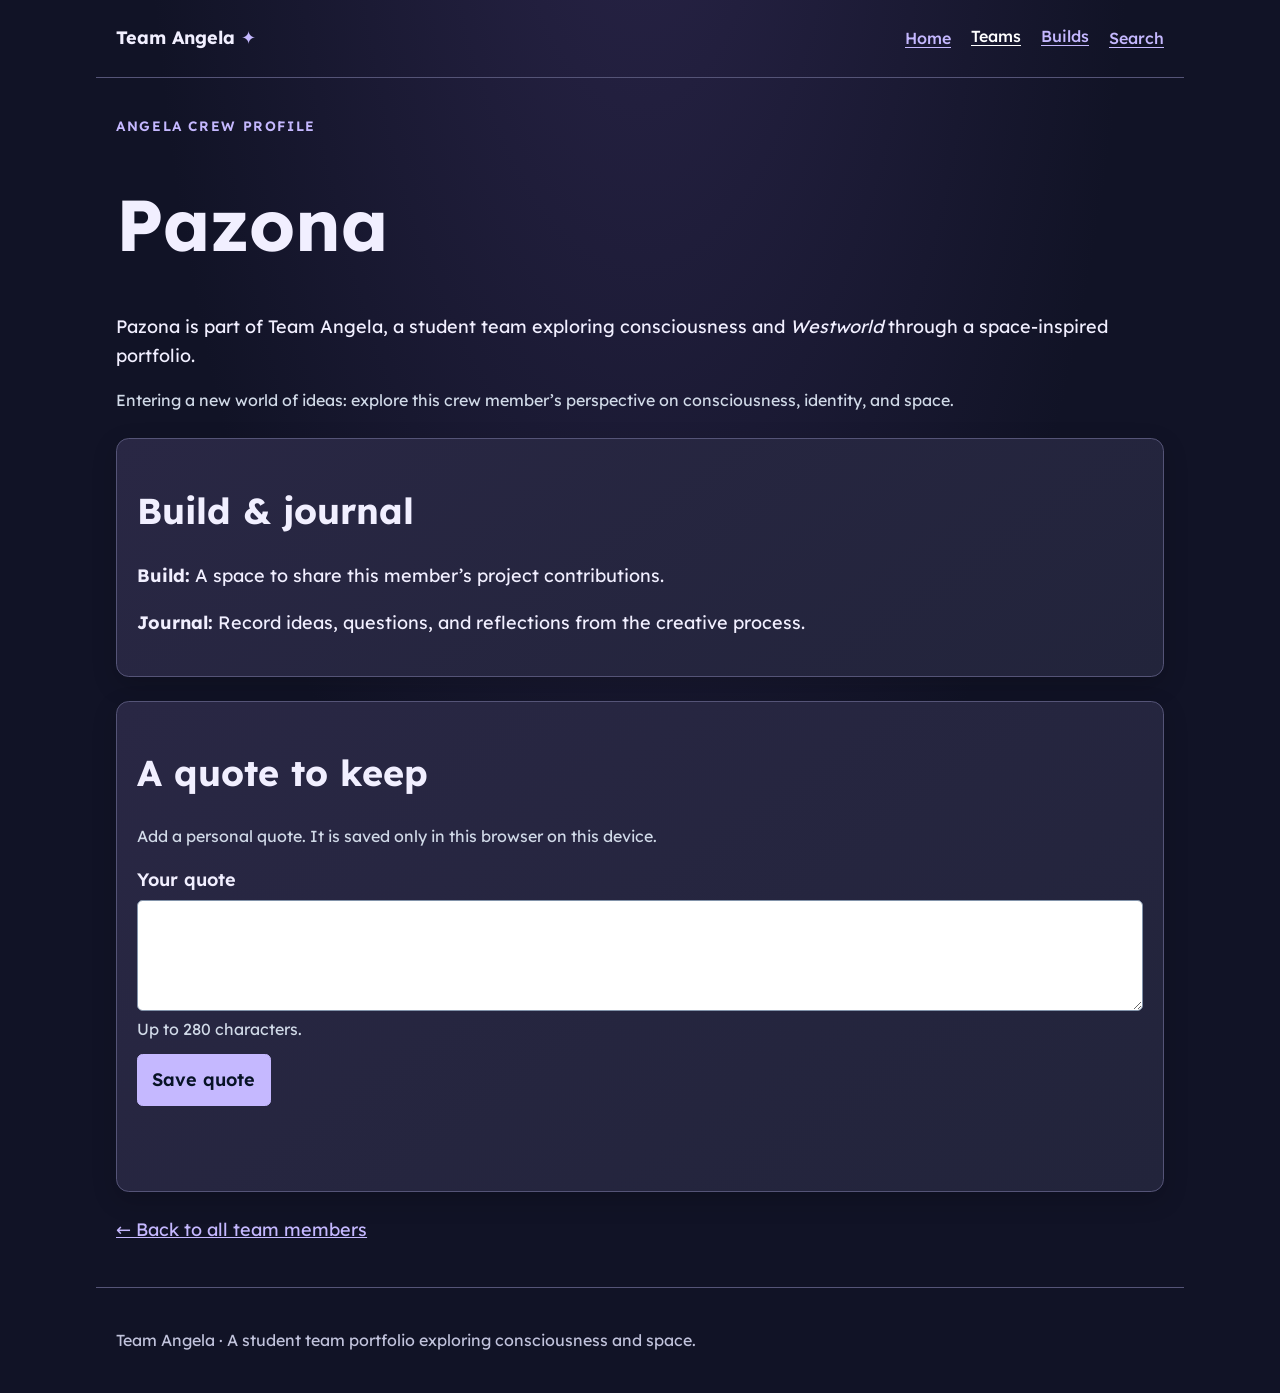
<file: team/pazona.html>
<!DOCTYPE html>
<html lang="en">
<head>
  <meta charset="utf-8">
  <meta name="viewport" content="width=device-width, initial-scale=1">
  <link rel="preconnect" href="https://fonts.googleapis.com">
  <link rel="preconnect" href="https://fonts.gstatic.com" crossorigin>
  <link href="https://fonts.googleapis.com" rel="preconnect">
  <link href="https://fonts.googleapis.com/css2?family=Lexend:wght@400;500;600;700&display=swap" rel="stylesheet">
  <title>Pazona — Team Angela Profile</title>
  <link rel="stylesheet" href="../styles.css">
</head>
<body>
  <a class="skip-link" href="#main">Skip to main content</a>
  <header class="site-header">
    <p class="site-title"><a href="../index.html">Team Angela <span aria-hidden="true">✦</span></a></p>
    <nav aria-label="Main"><ul>
      <li><a href="../index.html">Home</a></li>
      <li class="team-menu"><a href="../teams.html" aria-current="page">Teams</a><ul aria-label="Team profiles">
        <li><a href="coile.html">Coile</a></li>
        <li><a href="gregg.html">Gregg</a></li>
        <li><a href="patel.html">Patel</a></li>
        <li><a href="brenner.html">Brenner</a></li>
        <li><a href="pazona.html" aria-current="page">Pazona</a></li>
        <li><a href="xie.html">Xie</a></li>
      </ul></li>
      <li class="build-menu"><a href="../builds.html">Builds</a><ul aria-label="Build pages">
        <li><a href="../conclusion.html">Conclusion</a></li>
      </ul></li>
      <li><a href="../search.html">Search</a></li>
    </ul></nav>
  </header>
  <main id="main">
    <p class="eyebrow">Angela crew profile</p>
    <h1>Pazona</h1>
    <p>Pazona is part of Team Angela, a student team exploring consciousness and <em>Westworld</em> through a space-inspired portfolio.</p>
    <p class="profile-note">Entering a new world of ideas: explore this crew member’s perspective on consciousness, identity, and space.</p>
    <section class="content-card" aria-labelledby="member-journal-title">
      <h2 id="member-journal-title">Build &amp; journal</h2>
      <p><strong>Build:</strong> A space to share this member’s project contributions.</p>
      <p><strong>Journal:</strong> Record ideas, questions, and reflections from the creative process.</p>
    </section>
    <section class="content-card" aria-labelledby="member-quote-title">
      <h2 id="member-quote-title">A quote to keep</h2>
      <p class="profile-note">Add a personal quote. It is saved only in this browser on this device.</p>
      <blockquote class="saved-quote" data-saved-quote hidden aria-label="Your saved quote"></blockquote>
      <form class="quote-form" data-quote-form data-member="pazona">
        <label for="member-quote">Your quote</label>
        <textarea id="member-quote" name="quote" rows="3" maxlength="280" required></textarea>
        <p class="profile-note">Up to 280 characters.</p>
        <button type="submit">Save quote</button>
        <button class="clear-quote" type="button" data-clear-quote hidden>Clear saved quote</button>
        <p class="quote-status" role="status" aria-live="polite"></p>
      </form>
    </section>
    <p><a href="../teams.html">← Back to all team members</a></p>
  </main>
  <footer class="site-footer"><p>Team Angela · A student team portfolio exploring consciousness and space.</p></footer>
  <script src="../quotes.js" defer></script>
</body>
</html>
</file>
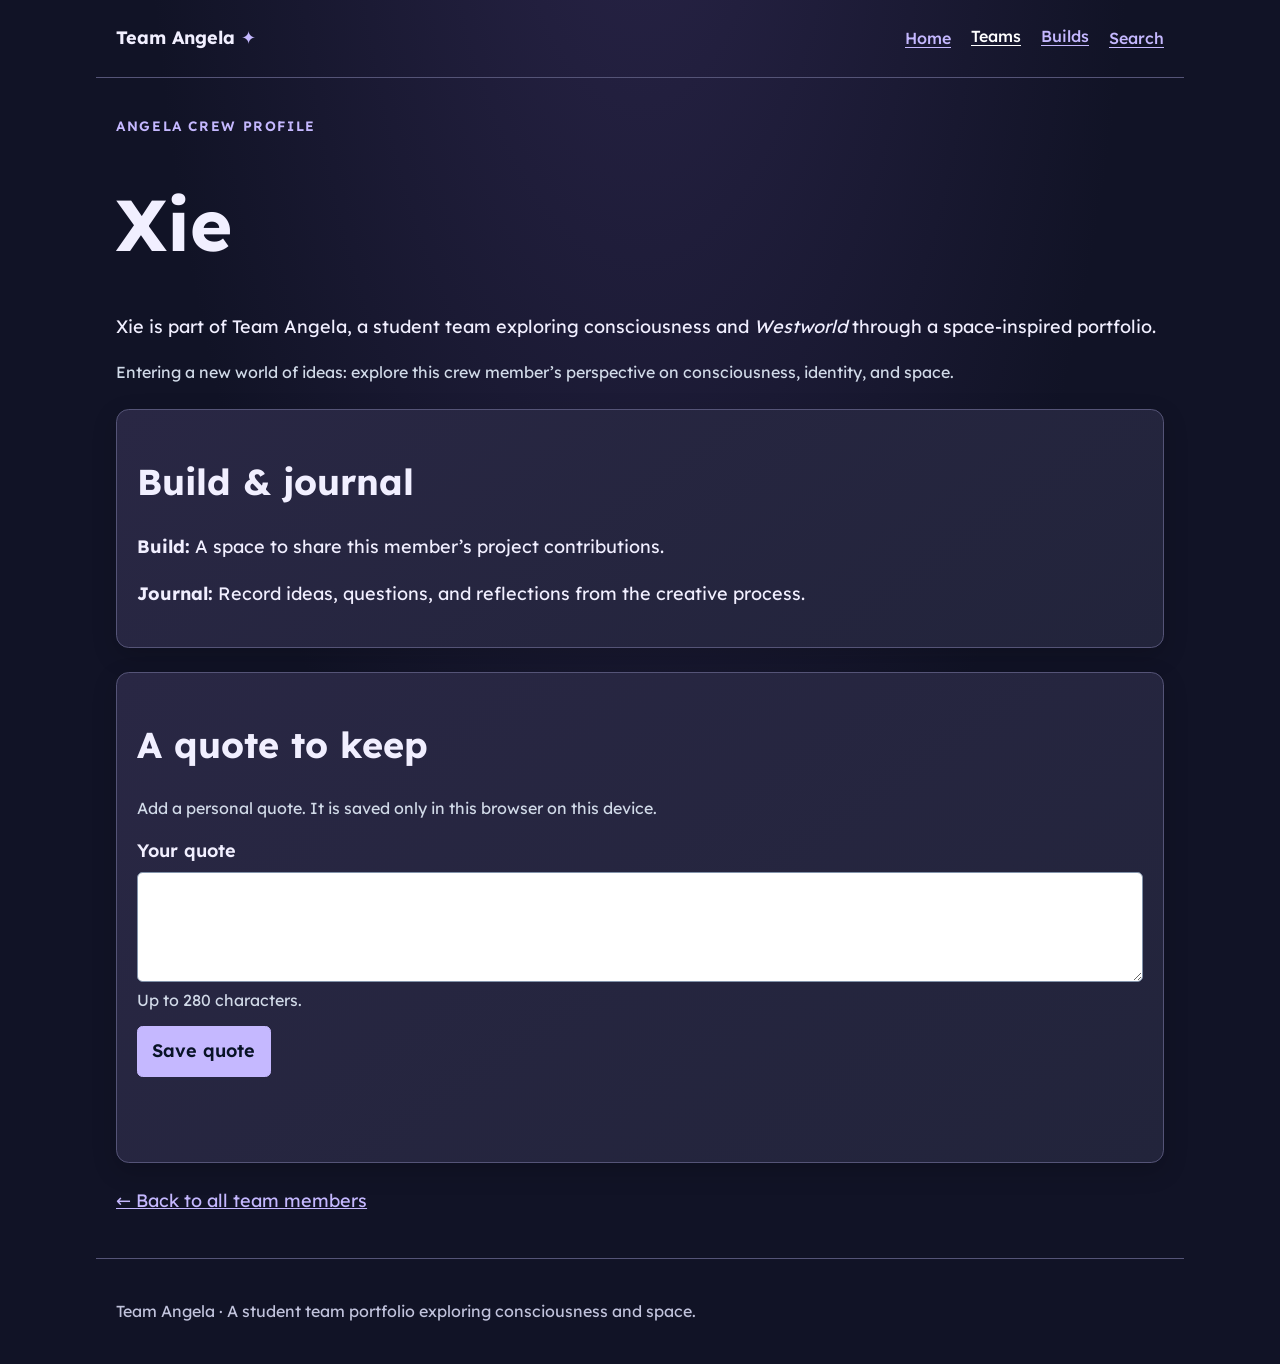
<file: team/xie.html>
<!DOCTYPE html>
<html lang="en">
<head>
  <meta charset="utf-8">
  <meta name="viewport" content="width=device-width, initial-scale=1">
  <link rel="preconnect" href="https://fonts.googleapis.com">
  <link rel="preconnect" href="https://fonts.gstatic.com" crossorigin>
  <link href="https://fonts.googleapis.com" rel="preconnect">
  <link href="https://fonts.googleapis.com/css2?family=Lexend:wght@400;500;600;700&display=swap" rel="stylesheet">
  <title>Xie — Team Angela Profile</title>
  <link rel="stylesheet" href="../styles.css">
</head>
<body>
  <a class="skip-link" href="#main">Skip to main content</a>
  <header class="site-header">
    <p class="site-title"><a href="../index.html">Team Angela <span aria-hidden="true">✦</span></a></p>
    <nav aria-label="Main"><ul>
      <li><a href="../index.html">Home</a></li>
      <li class="team-menu"><a href="../teams.html" aria-current="page">Teams</a><ul aria-label="Team profiles">
        <li><a href="coile.html">Coile</a></li>
        <li><a href="gregg.html">Gregg</a></li>
        <li><a href="patel.html">Patel</a></li>
        <li><a href="brenner.html">Brenner</a></li>
        <li><a href="pazona.html">Pazona</a></li>
        <li><a href="xie.html" aria-current="page">Xie</a></li>
      </ul></li>
      <li class="build-menu"><a href="../builds.html">Builds</a><ul aria-label="Build pages">
        <li><a href="../conclusion.html">Conclusion</a></li>
      </ul></li>
      <li><a href="../search.html">Search</a></li>
    </ul></nav>
  </header>
  <main id="main">
    <p class="eyebrow">Angela crew profile</p>
    <h1>Xie</h1>
    <p>Xie is part of Team Angela, a student team exploring consciousness and <em>Westworld</em> through a space-inspired portfolio.</p>
    <p class="profile-note">Entering a new world of ideas: explore this crew member’s perspective on consciousness, identity, and space.</p>
    <section class="content-card" aria-labelledby="member-journal-title">
      <h2 id="member-journal-title">Build &amp; journal</h2>
      <p><strong>Build:</strong> A space to share this member’s project contributions.</p>
      <p><strong>Journal:</strong> Record ideas, questions, and reflections from the creative process.</p>
    </section>
    <section class="content-card" aria-labelledby="member-quote-title">
      <h2 id="member-quote-title">A quote to keep</h2>
      <p class="profile-note">Add a personal quote. It is saved only in this browser on this device.</p>
      <blockquote class="saved-quote" data-saved-quote hidden aria-label="Your saved quote"></blockquote>
      <form class="quote-form" data-quote-form data-member="xie">
        <label for="member-quote">Your quote</label>
        <textarea id="member-quote" name="quote" rows="3" maxlength="280" required></textarea>
        <p class="profile-note">Up to 280 characters.</p>
        <button type="submit">Save quote</button>
        <button class="clear-quote" type="button" data-clear-quote hidden>Clear saved quote</button>
        <p class="quote-status" role="status" aria-live="polite"></p>
      </form>
    </section>
    <p><a href="../teams.html">← Back to all team members</a></p>
  </main>
  <footer class="site-footer"><p>Team Angela · A student team portfolio exploring consciousness and space.</p></footer>
  <script src="../quotes.js" defer></script>
</body>
</html>
</file>
<file: styles.css>
:root {
  --text: #f1efff;
  --muted: #c1c3dc;
  --background: #111326;
  --surface: #22243b;
  --accent: #c5b8ff;
  --border: #555477;
  --max-width: 68rem;
}

*,
*::before,
*::after {
  box-sizing: border-box;
}

body {
  margin: 0;
  font-family: "Lexend", system-ui, -apple-system, "Segoe UI", Roboto, sans-serif;
  font-size: 1.125rem;
  line-height: 1.6;
  color: var(--text);
  background: radial-gradient(ellipse at 50% -20%, #292448 0, transparent 55%), var(--background);
}

.site-header,
main,
.site-footer {
  max-width: var(--max-width);
  margin: 0 auto;
  padding: 1.5rem 1.25rem;
}

.site-header {
  display: flex;
  flex-wrap: wrap;
  align-items: baseline;
  justify-content: space-between;
  gap: 1rem;
  border-bottom: 1px solid var(--border);
}

.site-title {
  margin: 0;
  font-weight: 700;
}

.site-title a {
  color: inherit;
  text-decoration: none;
}

.site-title a span {
  color: var(--accent);
}

nav > ul {
  display: flex;
  flex-wrap: wrap;
  align-items: flex-start;
  gap: 1.25rem;
  margin: 0;
  padding: 0;
  list-style: none;
}

.team-menu,
.build-menu {
  position: relative;
  display: flex;
  flex-direction: column;
  align-items: flex-start;
}

.team-menu > ul,
.build-menu > ul {
  position: absolute;
  z-index: 5;
  top: 100%;
  left: 0;
  display: none;
  min-width: 10rem;
  gap: 0.15rem;
  margin: 0;
  padding: 0.5rem 0.65rem;
  border: 1px solid var(--border);
  border-radius: 0.35rem;
  background: var(--surface);
  list-style: none;
}

.team-menu:hover > ul,
.team-menu:focus-within > ul,
.build-menu:hover > ul,
.build-menu:focus-within > ul {
  display: grid;
}

.team-menu > ul a,
.build-menu > ul a {
  font-size: 0.9rem;
}

a {
  color: var(--accent);
}

nav a {
  font-size: 1rem;
  font-weight: 500;
  text-decoration-thickness: 0.08em;
  text-underline-offset: 0.2em;
}

nav a[aria-current="page"] {
  color: #fff;
  text-decoration: underline;
}

a:focus-visible {
  outline: 3px solid var(--accent);
  outline-offset: 2px;
}

h1 {
  font-size: clamp(2.25rem, 6vw, 4.5rem);
  line-height: 1.1;
}

h2 {
  font-size: clamp(1.5rem, 3vw, 2.25rem);
  line-height: 1.2;
}

.hero {
  position: relative;
  isolation: isolate;
  overflow: hidden;
  margin: 1rem 0 3rem;
  padding: clamp(2rem, 8vw, 6rem) clamp(1.5rem, 6vw, 5rem);
  border: 1px solid #8178bf;
  border-radius: 1.25rem;
  background: linear-gradient(110deg, rgb(13 15 35 / 94%) 0%, rgb(22 18 48 / 82%) 58%, rgb(22 18 48 / 52%) 100%), url("images/Firefly_Gemini_Flash_Create_an_image_of_consciousness_that_illustrates_pain_being_projected_onto_the_mater_796284-3.png") center / cover, linear-gradient(145deg, #292448, #111326 72%);
}

.hero::after {
  position: absolute;
  z-index: -1;
  inset: 0;
  content: "";
  opacity: 0.55;
  background-image: radial-gradient(1px 1px at 12% 27%, #e9e5ff 99%, transparent), radial-gradient(2px 2px at 81% 43%, #e9e5ff 99%, transparent), radial-gradient(1px 1px at 62% 78%, #e9e5ff 99%, transparent), radial-gradient(1px 1px at 36% 63%, #e9e5ff 99%, transparent), radial-gradient(2px 2px at 91% 13%, #e9e5ff 99%, transparent);
  background-size: 180px 150px;
  pointer-events: none;
}

.hero > * {
  max-width: 44rem;
}

.hero h1 {
  margin: 0.25rem 0 1rem;
}

.hero p:not(.eyebrow) {
  max-width: 38rem;
  font-size: 1.2rem;
}

.eyebrow {
  color: var(--accent);
  font-size: 0.85rem;
  font-weight: 600;
  letter-spacing: 0.12em;
  text-transform: uppercase;
}

.button-link {
  display: inline-block;
  margin-top: 1rem;
  padding: 0.7rem 1rem;
  border: 1px solid var(--accent);
  border-radius: 0.4rem;
  color: #21180d;
  background: var(--accent);
  font-weight: 600;
  text-decoration: none;
}

.button-link:focus-visible {
  outline-color: #fff;
}

.intro {
  max-width: 55rem;
  margin: 3rem 0;
}

.feature-grid,
.profile-grid {
  display: grid;
  grid-template-columns: repeat(auto-fit, minmax(min(100%, 17rem), 1fr));
  gap: 1rem;
  margin: 2rem 0 3rem;
}

.feature-card,
.profile-card,
.content-card {
  padding: 1.25rem;
  border: 1px solid var(--border);
  border-radius: 0.8rem;
  background: linear-gradient(145deg, #292744, var(--surface));
}

.feature-card,
.profile-card,
.content-card {
  box-shadow: 0 0.5rem 1.5rem rgb(0 0 0 / 18%);
}

.feature-card a,
.profile-card a,
.content-card a {
  text-underline-offset: 0.2em;
}

.feature-card:hover,
.profile-card:hover {
  border-color: var(--accent);
}

.feature-card h2,
.profile-card h2 {
  margin-top: 0.25rem;
}

.content-card {
  margin: 1.5rem 0;
}

.content-card img {
  display: block;
  margin: 1rem 0;
  border-radius: 0.5rem;
}

.search-form {
  max-width: 42rem;
  margin: 2rem 0;
}

.search-form label {
  display: block;
  margin-bottom: 0.5rem;
  font-weight: 600;
}

.search-controls {
  display: flex;
  flex-wrap: wrap;
  gap: 0.75rem;
}

.search-controls input {
  flex: 1 1 16rem;
  min-width: 0;
  padding: 0.7rem;
  border: 1px solid #8293aa;
  border-radius: 0.35rem;
  color: #152238;
  background: #fff;
  font: inherit;
}

.search-controls button {
  padding: 0.7rem 1rem;
  border: 1px solid var(--accent);
  border-radius: 0.35rem;
  color: #081326;
  background: var(--accent);
  font: inherit;
  font-weight: 600;
  cursor: pointer;
}

.search-results {
  padding-left: 1.5rem;
}

.search-results li {
  margin: 1rem 0;
}

.profile-note {
  color: #d1dae8;
  font-size: 1rem;
}

.music-player {
  max-width: 34rem;
  margin-top: 1.5rem;
}

.music-player p {
  margin: 0.5rem 0 0;
  color: var(--muted);
  font-size: 0.95rem;
}

.music-toggle,
.quote-form button {
  padding: 0.65rem 0.9rem;
  border: 1px solid var(--accent);
  border-radius: 0.35rem;
  color: #081326;
  background: var(--accent);
  font: inherit;
  font-weight: 600;
  cursor: pointer;
}

.music-toggle:focus-visible,
.quote-form button:focus-visible,
.quote-form textarea:focus-visible {
  outline: 3px solid #fff;
  outline-offset: 3px;
}

.quote-form label {
  display: block;
  margin: 0.75rem 0 0.35rem;
  font-weight: 600;
}

.quote-form textarea {
  display: block;
  width: 100%;
  min-height: 6rem;
  padding: 0.7rem;
  border: 1px solid #8293aa;
  border-radius: 0.35rem;
  color: #152238;
  background: #fff;
  font: inherit;
}

.quote-form .profile-note {
  margin: 0.35rem 0 0.75rem;
}

.quote-form .clear-quote {
  margin-left: 0.5rem;
  color: var(--text);
  background: transparent;
}

.quote-status {
  min-height: 1.6em;
}

.saved-quote {
  margin: 1rem 0;
  padding: 0.75rem 1rem;
  border-left: 3px solid var(--accent);
  color: var(--text);
  background: rgb(0 0 0 / 15%);
  overflow-wrap: anywhere;
}

[hidden] {
  display: none !important;
}

.site-footer {
  border-color: var(--border);
}

.skip-link:focus {
  z-index: 2;
  color: #081326;
}

@media (max-width: 40rem) {
  .site-header {
    align-items: flex-start;
  }

  nav > ul {
    gap: 0.75rem 1rem;
  }
}

img,
video {
  max-width: 100%;
  height: auto;
}

.site-footer {
  border-top: 1px solid var(--border);
  color: var(--muted);
  font-size: 1rem;
}

.skip-link {
  position: absolute;
  left: -999rem;
}

.skip-link:focus {
  left: 1rem;
  top: 1rem;
  padding: 0.5rem 0.75rem;
  background: var(--background);
}

.space-transition {
  position: fixed;
  z-index: 10;
  inset: 0;
  display: grid;
  place-items: center;
  padding: 1.5rem;
  color: #fff;
  background: #111326;
  text-align: center;
  animation: launch-in 0.65s ease-out both;
}

.space-transition p {
  margin: 0;
  font-size: clamp(1.5rem, 5vw, 3rem);
  font-weight: 600;
}

.space-transition .ship {
  display: block;
  margin-bottom: 0.75rem;
  font-size: 3rem;
  animation: ship-launch 0.65s ease-in both;
}

.space-transition--katherine .ship { animation-name: katherine-arrive; }
.space-transition--owen .ship { animation-name: owen-arrive; }
.space-transition--krish .ship { animation-name: krish-arrive; }
.space-transition--pazona .ship { animation-name: pazona-arrive; }
.space-transition--xie .ship { animation-name: xie-arrive; }

.space-transition--clinton .ship {
  display: inline-block;
  margin: 0 0 0.75rem;
  animation: none;
}

.space-transition .star {
  position: absolute;
  left: calc(50% - 5rem);
  top: calc(50% - 1.5rem);
  color: #fff3a6;
  font-size: 2rem;
  animation: star-enters-brain 0.65s ease-in both;
}

@keyframes katherine-arrive {
  from { opacity: 0; transform: rotate(-90deg) scale(0.3); }
  to { opacity: 1; transform: rotate(0) scale(1); }
}

@keyframes owen-arrive {
  from { opacity: 0; transform: translate(-3rem, 1rem) rotate(-35deg); }
  to { opacity: 1; transform: translate(0, 0) rotate(0); }
}

@keyframes krish-arrive {
  from { opacity: 0; transform: scale(0.2); }
  to { opacity: 1; transform: scale(1); }
}

@keyframes pazona-arrive {
  from { opacity: 0; transform: translateY(2rem); }
  to { opacity: 1; transform: translateY(0); }
}

@keyframes xie-arrive {
  from { opacity: 0; transform: translateX(2rem) rotate(45deg); }
  to { opacity: 1; transform: translateX(0) rotate(0); }
}

@keyframes star-enters-brain {
  from { opacity: 0; transform: translateX(-3rem) scale(0.6); }
  to { opacity: 1; transform: translateX(1rem) scale(0.2); }
}

@keyframes launch-in {
  from { opacity: 0; }
  to { opacity: 1; }
}

@keyframes ship-launch {
  from { transform: translateX(-2rem) scale(0.8); }
  to { transform: translateX(0) scale(1); }
}

@media (prefers-reduced-motion: reduce) {
  .space-transition,
  .space-transition .ship {
    animation: none;
  }
}
</file>
